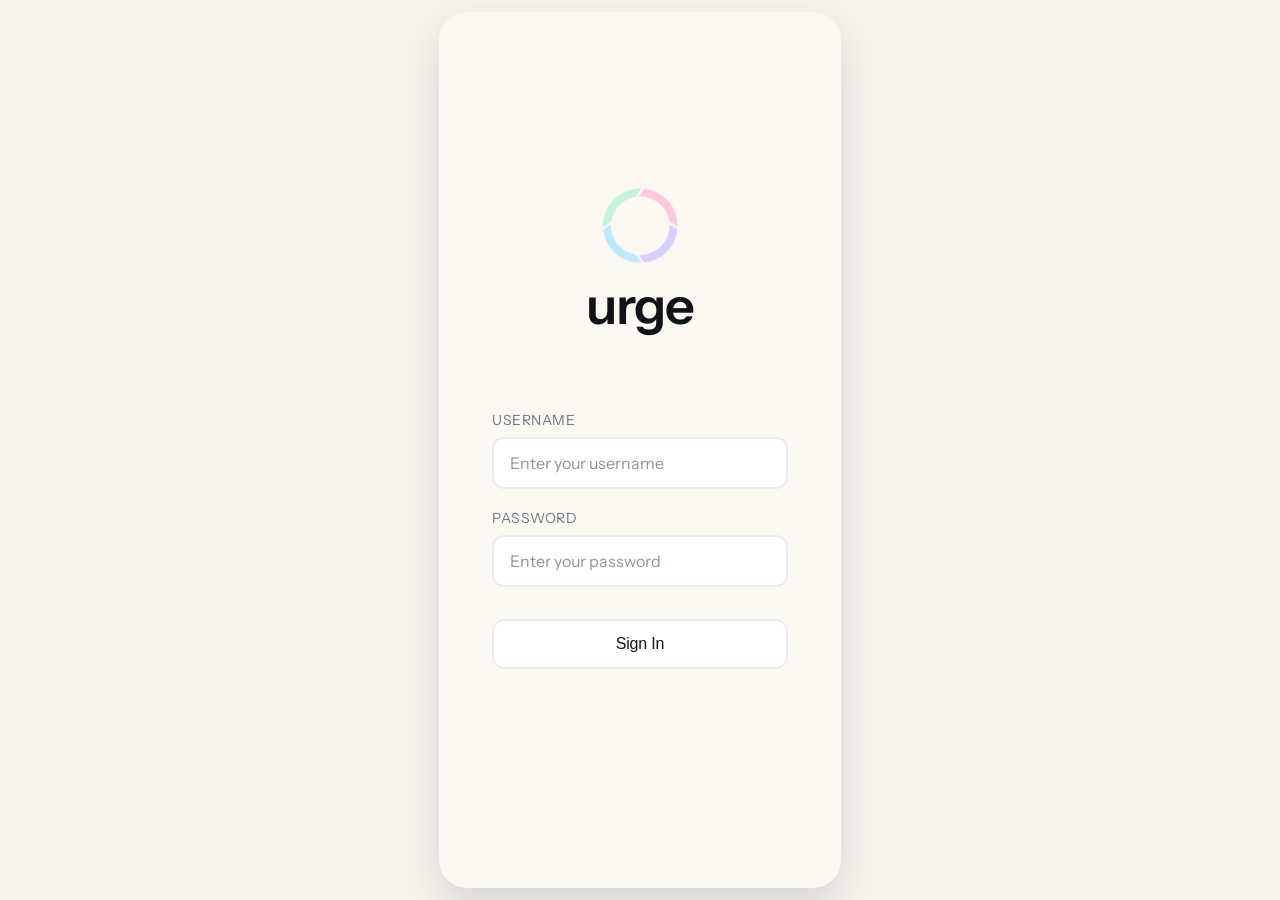
<file: index.html>
<!DOCTYPE html>
<html lang="en">
<head>
  <meta charset="UTF-8" />
  <meta name="viewport" content="width=device-width, initial-scale=1.0, viewport-fit=cover" />
  <title>Addiction Breaker</title>
  <meta name="apple-mobile-web-app-capable" content="yes" />
  <meta name="apple-mobile-web-app-status-bar-style" content="default" />
  <meta name="apple-mobile-web-app-title" content="urge" />
  <meta name="mobile-web-app-capable" content="yes" />
  <meta name="theme-color" content="#fbf8f2" />
  <link rel="apple-touch-icon" href="assets/app.png" />
  <link rel="icon" type="image/png" href="assets/app.png" />
  <link rel="manifest" href="manifest.webmanifest" />
  <link rel="stylesheet" href="styles.css?v=20260503q" />
</head>
<body class="home-body">
  <div class="app-frame home-frame">
    <main class="home-screen">
      <h1 class="home-title">Getting an urge?</h1>

      <section class="home-center">
        <button id="urge-button" class="urge-button home-urge-button" type="button" aria-label="Start urge timer">
          <span class="home-urge-shell" aria-hidden="true">
            <span class="home-urge-halo"></span>
            <span class="home-urge-core">
              <span class="home-urge-label">press</span>
            </span>
          </span>
        </button>
      </section>
    </main>

    <nav class="app-dock" aria-label="Bottom navigation">
      <a class="dock-link active" href="index.html" aria-current="page" aria-label="Home"><svg class="dock-icon-svg dock-home-icon" viewBox="0 0 44 44" aria-hidden="true"><path class="dock-home-roof" d="M12 22 L22 12 L32 22"></path><path class="dock-home-body" d="M16 21 V33 H28 V21"></path></svg></a>
      <a class="dock-link" href="page2.html" aria-label="Info">
        <svg class="dock-icon-svg" viewBox="0 0 44 44" aria-hidden="true">
          <rect x="11" y="9" width="22" height="26" rx="4"></rect>
          <line x1="22" y1="18" x2="22" y2="28"></line>
          <line x1="22" y1="14.5" x2="22" y2="14.5"></line>
        </svg>
      </a>
    </nav>
  </div>

  <script src="app.js?v=20260503q"></script>
</body>
</html>
</file>
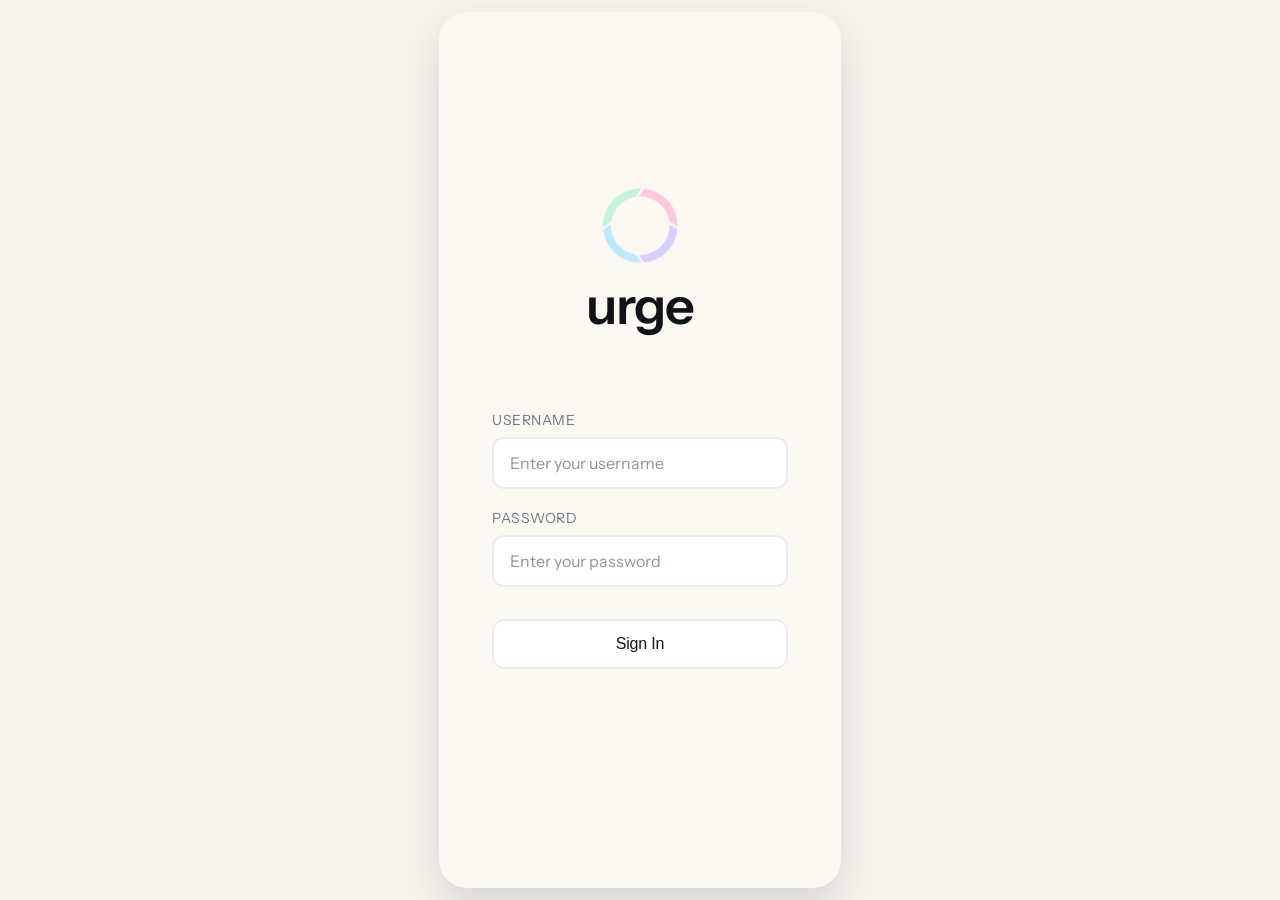
<file: login.html>
<!DOCTYPE html>
<html lang="en">
<head>
  <meta charset="UTF-8" />
  <meta name="viewport" content="width=device-width, initial-scale=1.0, viewport-fit=cover" />
  <title>Addiction Breaker - Sign In</title>
  <meta name="apple-mobile-web-app-capable" content="yes" />
  <meta name="apple-mobile-web-app-status-bar-style" content="default" />
  <meta name="apple-mobile-web-app-title" content="urge" />
  <meta name="mobile-web-app-capable" content="yes" />
  <meta name="theme-color" content="#fbf8f2" />
  <link rel="apple-touch-icon" href="assets/app.png" />
  <link rel="icon" type="image/png" href="assets/app.png" />
  <link rel="manifest" href="manifest.webmanifest" />
  <link rel="stylesheet" href="styles.css?v=20260503q" />
</head>
<body class="login-body">
  <div class="app-frame login-frame">
    <div class="login-container">
      <div class="login-brand">
        <img class="login-logo" src="assets/Untitled_Artwork%2080.png" alt="Urge logo" />
        <h1 class="login-title">urge</h1>
      </div>
      
      <form class="login-form" id="login-form">
        <div class="form-group">
          <label for="username" class="form-label">Username</label>
          <input 
            type="text" 
            id="username" 
            class="form-input" 
            placeholder="Enter your username"
            required
          />
        </div>

        <div class="form-group">
          <label for="password" class="form-label">Password</label>
          <input 
            type="password" 
            id="password" 
            class="form-input" 
            placeholder="Enter your password"
            required
          />
        </div>

        <button type="submit" class="login-btn">Sign In</button>
      </form>
    </div>
  </div>

  <script src="app.js?v=20260503q"></script>
</body>
</html>
</file>
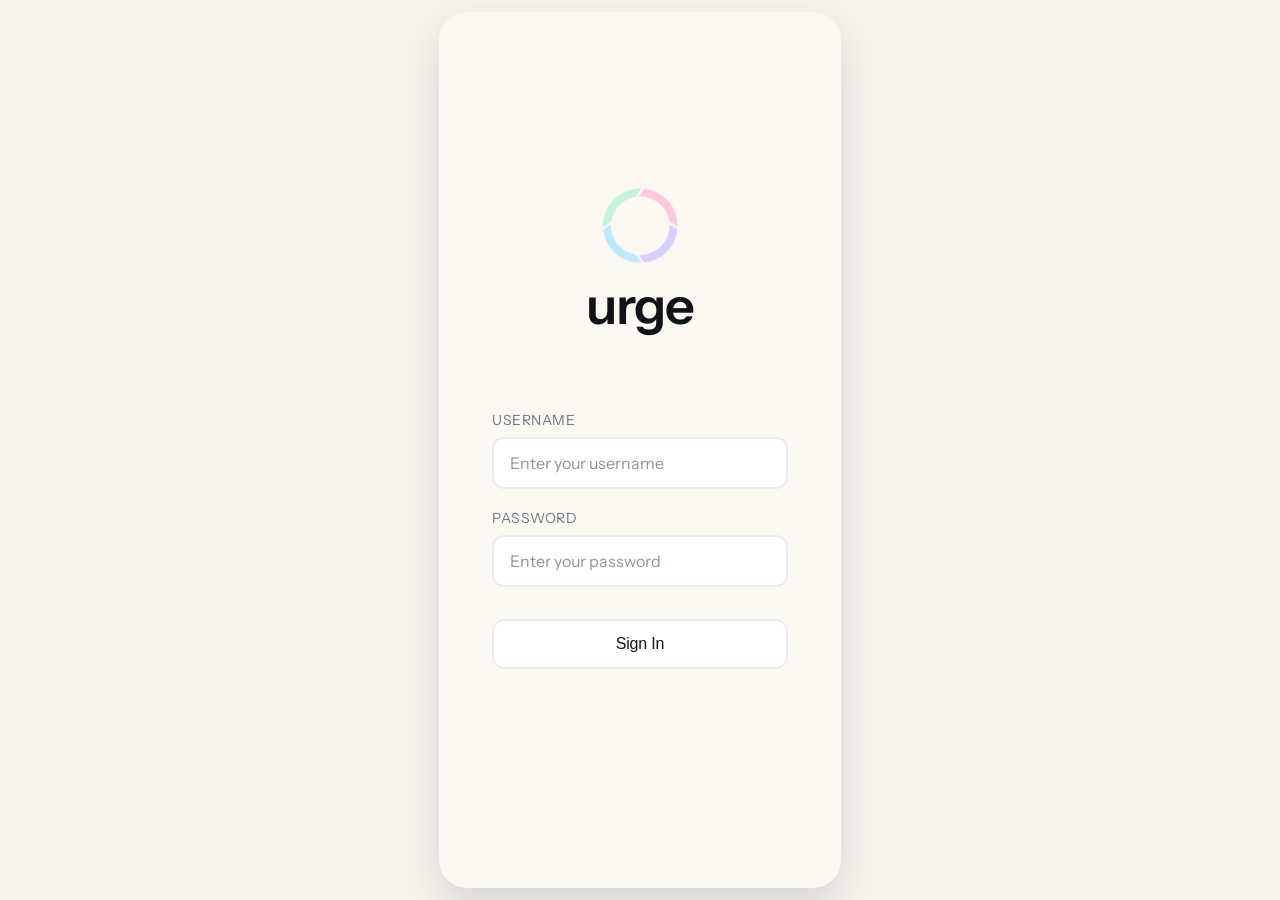
<file: lose.html>
<!DOCTYPE html>
<html lang="en">
<head>
  <meta charset="UTF-8" />
  <meta name="viewport" content="width=device-width, initial-scale=1.0, viewport-fit=cover" />
  <title>Addiction Breaker - Reset</title>
  <meta name="apple-mobile-web-app-capable" content="yes" />
  <meta name="apple-mobile-web-app-status-bar-style" content="default" />
  <meta name="apple-mobile-web-app-title" content="urge" />
  <meta name="mobile-web-app-capable" content="yes" />
  <meta name="theme-color" content="#fbf8f2" />
  <link rel="apple-touch-icon" href="assets/app.png" />
  <link rel="icon" type="image/png" href="assets/app.png" />
  <link rel="manifest" href="manifest.webmanifest" />
  <link rel="stylesheet" href="styles.css?v=20260503q" />
</head>
<body class="cooldown-body">
  <div class="app-frame cooldown-frame">
    <div class="ambient-bg ambient-bg-cool" aria-hidden="true">
      <span class="blob blob-a"></span>
      <span class="blob blob-b"></span>
      <span class="blob blob-c"></span>
      <span class="blob blob-d"></span>
    </div>

    <main class="cooldown-screen">
      <header class="cooldown-header">
        <p class="session-overline">Reset</p>
        <h1>Pause here</h1>
        <p class="cooldown-subtitle">Sit with it for a minute, then leave one honest note before moving on.</p>
      </header>

      <section class="session-orbit-panel cooldown-orbit-panel" aria-live="polite">
        <div class="session-orbit">
          <span class="session-wave session-wave-1 cooldown-wave cooldown-wave-1" aria-hidden="true"></span>
          <span class="session-wave session-wave-2 cooldown-wave cooldown-wave-2" aria-hidden="true"></span>
          <span class="session-wave session-wave-3 cooldown-wave cooldown-wave-3" aria-hidden="true"></span>
          <svg class="session-progress-ring cooldown-progress-ring" viewBox="0 0 220 220" aria-hidden="true">
            <circle class="session-progress-ring-track cooldown-progress-track" cx="110" cy="110" r="94"></circle>
            <circle id="cooldown-progress-value" class="session-progress-ring-value cooldown-progress-value" cx="110" cy="110" r="94"></circle>
          </svg>
          <div class="session-orb cooldown-orb">
            <p id="cooldown-timer" class="session-timer cooldown-timer sr-only">3:00</p>
          </div>
        </div>
      </section>

      <section class="session-card cooldown-card">
        <article class="cooldown-reflection-card">
          <div class="tracker-chip cooldown-chip" aria-hidden="true"></div>
          <p class="cooldown-label">Required reflection</p>
          <label class="sr-only" for="cooldown-reflection">What triggered this slip?</label>
          <textarea id="cooldown-reflection" class="cooldown-textarea" placeholder="What triggered this? What will you do differently next time?"></textarea>
        </article>
        <p id="cooldown-hint" class="cooldown-hint">The button unlocks when the timer ends and you leave a reflection.</p>
        <button id="cooldown-exit" class="action-btn cooldown-exit-btn" type="button" disabled>
          <span class="cooldown-exit-inner">Reset and continue</span>
        </button>
      </section>
    </main>
  </div>

  <script src="app.js?v=20260503q"></script>
</body>
</html>
</file>
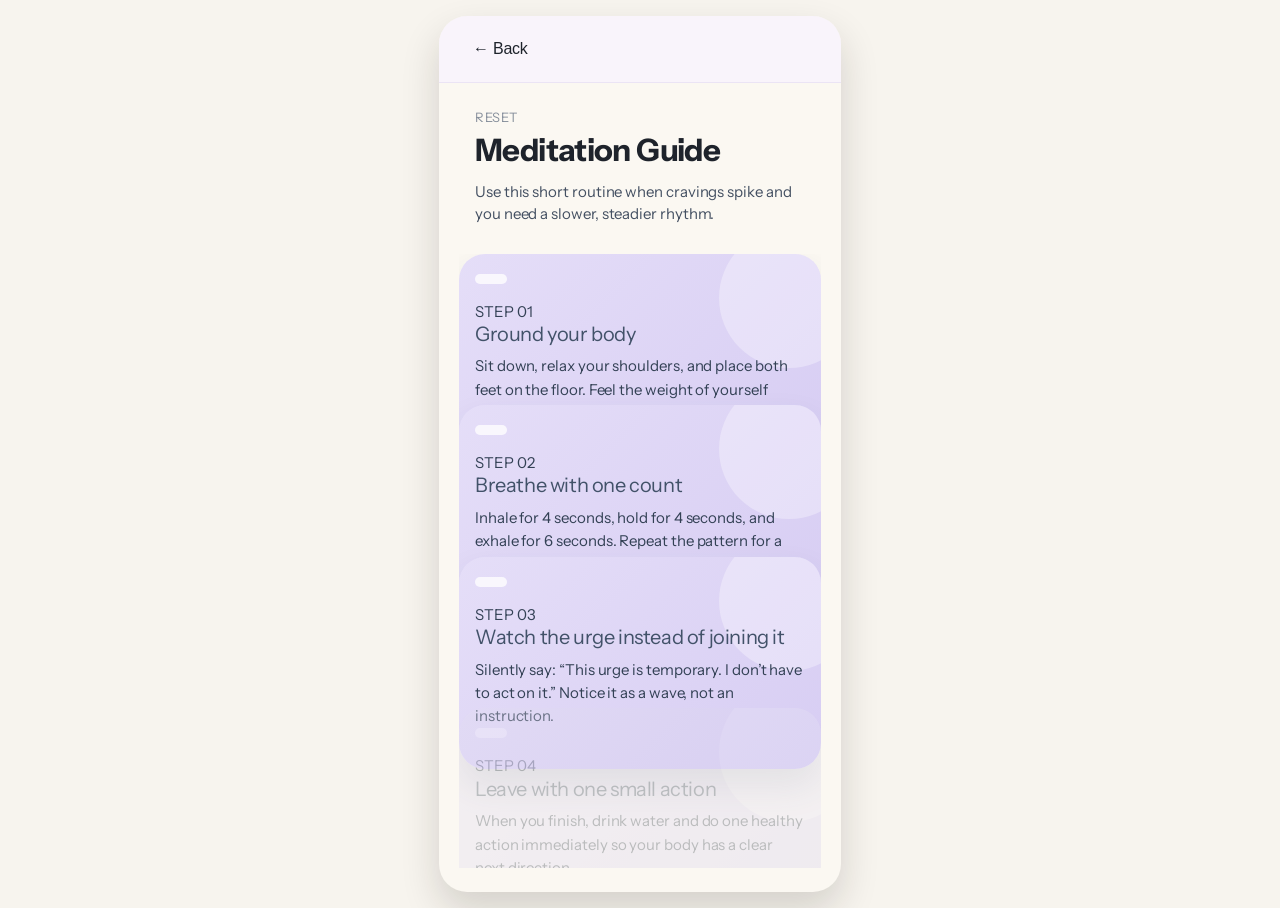
<file: meditation.html>
<!DOCTYPE html>
<html lang="en">
<head>
  <meta charset="UTF-8" />
  <meta name="viewport" content="width=device-width, initial-scale=1.0, viewport-fit=cover" />
  <title>Addiction Breaker - Meditation Guide</title>
  <meta name="apple-mobile-web-app-capable" content="yes" />
  <meta name="apple-mobile-web-app-status-bar-style" content="default" />
  <meta name="apple-mobile-web-app-title" content="urge" />
  <meta name="mobile-web-app-capable" content="yes" />
  <meta name="theme-color" content="#fbf8f2" />
  <link rel="apple-touch-icon" href="assets/app.png" />
  <link rel="icon" type="image/png" href="assets/app.png" />
  <link rel="manifest" href="manifest.webmanifest" />
  <link rel="stylesheet" href="styles.css?v=20260503q" />
</head>
<body class="meditation-body">
  <div class="app-frame">
    <header class="modal-header">
      <button id="back-btn" class="back-btn" aria-label="Go back">← Back</button>
    </header>

    <main class="screen support-screen support-screen-meditation">
      <header class="hero support-hero reveal-card is-visible">
        <p class="eyebrow">Reset</p>
        <h1>Meditation Guide</h1>
        <p class="subtitle">Use this short routine when cravings spike and you need a slower, steadier rhythm.</p>
      </header>

      <section class="support-panel support-panel-meditation reveal-card is-visible" aria-label="Meditation sequence">
        <div class="support-sequence">
          <article class="card support-sequence-card support-focus-card reveal-card" style="--reveal-delay: 0.04s;">
            <div class="tracker-chip support-chip" aria-hidden="true"></div>
            <p class="support-step-label">Step 01</p>
            <h2>Ground your body</h2>
            <p>Sit down, relax your shoulders, and place both feet on the floor. Feel the weight of yourself being held.</p>
          </article>

          <article class="card support-sequence-card support-focus-card reveal-card" style="--reveal-delay: 0.1s;">
            <div class="tracker-chip support-chip" aria-hidden="true"></div>
            <p class="support-step-label">Step 02</p>
            <h2>Breathe with one count</h2>
            <p>Inhale for 4 seconds, hold for 4 seconds, and exhale for 6 seconds. Repeat the pattern for a few rounds without rushing.</p>
          </article>

          <article class="card support-sequence-card support-focus-card reveal-card" style="--reveal-delay: 0.16s;">
            <div class="tracker-chip support-chip" aria-hidden="true"></div>
            <p class="support-step-label">Step 03</p>
            <h2>Watch the urge instead of joining it</h2>
            <p>Silently say: “This urge is temporary. I don’t have to act on it.” Notice it as a wave, not an instruction.</p>
          </article>

          <article class="card support-sequence-card support-focus-card reveal-card" style="--reveal-delay: 0.22s;">
            <div class="tracker-chip support-chip" aria-hidden="true"></div>
            <p class="support-step-label">Step 04</p>
            <h2>Leave with one small action</h2>
            <p>When you finish, drink water and do one healthy action immediately so your body has a clear next direction.</p>
          </article>
        </div>
      </section>
    </main>

    <nav class="app-dock modal-dock hidden" aria-label="Bottom navigation">
      <a class="dock-link" href="index.html" aria-label="Home"><svg class="dock-icon-svg dock-home-icon" viewBox="0 0 44 44" aria-hidden="true"><path class="dock-home-roof" d="M12 22 L22 12 L32 22"></path><path class="dock-home-body" d="M16 21 V33 H28 V21"></path></svg></a>
      <a class="dock-link" href="page2.html" aria-label="Info">
        <svg class="dock-icon-svg" viewBox="0 0 44 44" aria-hidden="true">
          <rect x="11" y="9" width="22" height="26" rx="4"></rect>
          <line x1="22" y1="18" x2="22" y2="28"></line>
          <line x1="22" y1="14.5" x2="22" y2="14.5"></line>
        </svg>
      </a>
    </nav>
  </div>

  <script src="app.js?v=20260503q"></script>
</body>
</html>
</file>
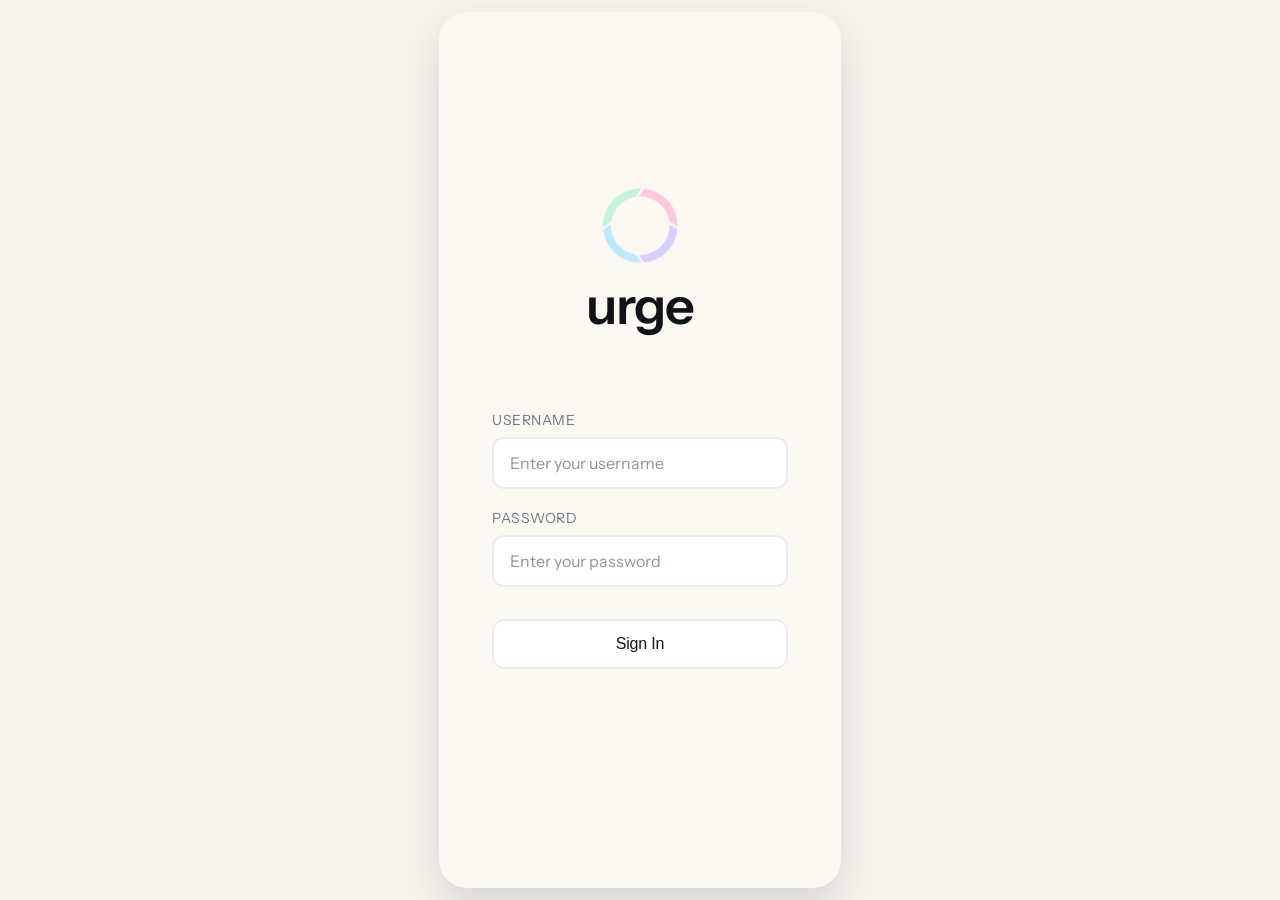
<file: page2.html>
<!DOCTYPE html>
<html lang="en">
<head>
  <meta charset="UTF-8" />
  <meta name="viewport" content="width=device-width, initial-scale=1.0, viewport-fit=cover" />
  <title>Addiction Breaker - Info</title>
  <meta name="apple-mobile-web-app-capable" content="yes" />
  <meta name="apple-mobile-web-app-status-bar-style" content="default" />
  <meta name="apple-mobile-web-app-title" content="urge" />
  <meta name="mobile-web-app-capable" content="yes" />
  <meta name="theme-color" content="#fbf8f2" />
  <link rel="apple-touch-icon" href="assets/app.png" />
  <link rel="icon" type="image/png" href="assets/app.png" />
  <link rel="manifest" href="manifest.webmanifest" />
  <link rel="stylesheet" href="styles.css?v=20260503q" />
</head>
<body class="info-body">
  <div class="app-frame">
    <main class="screen info-screen">
      <header class="hero">
        <p class="eyebrow">Your Progress</p>
        <h1>Info</h1>
        <p class="subtitle">Track your urge wins and learn from each attempt.</p>
      </header>

      <section class="card-grid info-card-grid">
        <article class="card tracker-card tracker-card-peach">
          <div class="tracker-chip" aria-hidden="true"></div>
          <h2>Wins</h2>
          <p id="stats-wins" class="big-stat">0</p>
        </article>

        <article class="card tracker-card tracker-card-blush">
          <div class="tracker-chip" aria-hidden="true"></div>
          <h2>Losses</h2>
          <p id="stats-losses" class="big-stat">0</p>
        </article>

        <article class="card tracker-card tracker-card-sky">
          <div class="tracker-chip" aria-hidden="true"></div>
          <h2>Current streak</h2>
          <p id="stats-streak" class="big-stat">0</p>
        </article>

        <article class="card tracker-card tracker-card-lilac">
          <div class="tracker-chip" aria-hidden="true"></div>
          <h2>Best streak</h2>
          <p id="stats-best" class="big-stat">0</p>
        </article>

        <article class="card tracker-card tracker-card-mint">
          <div class="tracker-chip" aria-hidden="true"></div>
          <h2>Total urge-free time</h2>
          <p id="stats-time" class="big-stat">0:00</p>
        </article>

        <article class="card tracker-card tracker-card-cream reflections-card">
          <div class="tracker-chip" aria-hidden="true"></div>
          <h2>Reflections</h2>
          <div id="stats-reflections" class="reflections-list">
            <p class="reflection-empty">Your recent notes will show up here.</p>
          </div>
        </article>
      </section>
    </main>

    <nav class="app-dock" aria-label="Bottom navigation">
      <a class="dock-link" href="index.html" aria-label="Home"><svg class="dock-icon-svg dock-home-icon" viewBox="0 0 44 44" aria-hidden="true"><path class="dock-home-roof" d="M12 22 L22 12 L32 22"></path><path class="dock-home-body" d="M16 21 V33 H28 V21"></path></svg></a>
      <a class="dock-link active" href="page2.html" aria-current="page" aria-label="Info">
        <svg class="dock-icon-svg" viewBox="0 0 44 44" aria-hidden="true">
          <rect x="11" y="9" width="22" height="26" rx="4"></rect>
          <line x1="22" y1="18" x2="22" y2="28"></line>
          <line x1="22" y1="14.5" x2="22" y2="14.5"></line>
        </svg>
      </a>
    </nav>
  </div>

  <script src="app.js?v=20260503q"></script>
</body>
</html>
</file>
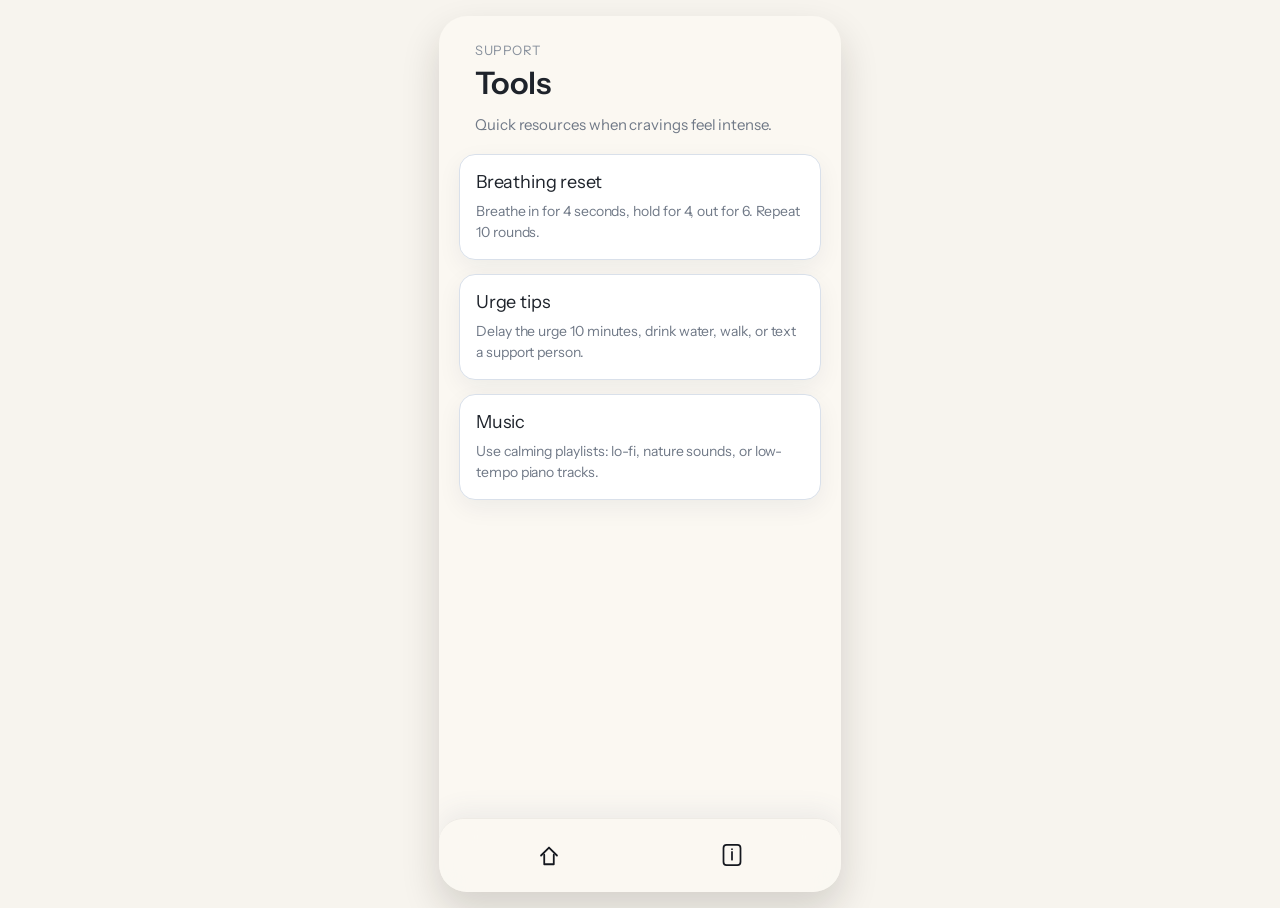
<file: page3.html>
<!DOCTYPE html>
<html lang="en">
<head>
  <meta charset="UTF-8" />
  <meta name="viewport" content="width=device-width, initial-scale=1.0, viewport-fit=cover" />
  <title>Addiction Breaker - Tools</title>
  <meta name="apple-mobile-web-app-capable" content="yes" />
  <meta name="apple-mobile-web-app-status-bar-style" content="default" />
  <meta name="apple-mobile-web-app-title" content="urge" />
  <meta name="mobile-web-app-capable" content="yes" />
  <meta name="theme-color" content="#fbf8f2" />
  <link rel="apple-touch-icon" href="assets/app.png" />
  <link rel="icon" type="image/png" href="assets/app.png" />
  <link rel="manifest" href="manifest.webmanifest" />
  <link rel="stylesheet" href="styles.css?v=20260503q" />
</head>
<body>
  <div class="app-frame">
    <main class="screen">
      <header class="hero">
        <p class="eyebrow">Support</p>
        <h1>Tools</h1>
        <p class="subtitle">Quick resources when cravings feel intense.</p>
      </header>

      <section class="card-grid">
        <article class="card">
          <h2>Breathing reset</h2>
          <p>Breathe in for 4 seconds, hold for 4, out for 6. Repeat 10 rounds.</p>
        </article>

        <article class="card">
          <h2>Urge tips</h2>
          <p>Delay the urge 10 minutes, drink water, walk, or text a support person.</p>
        </article>

        <article class="card">
          <h2>Music</h2>
          <p>Use calming playlists: lo-fi, nature sounds, or low-tempo piano tracks.</p>
        </article>
      </section>
    </main>

    <nav class="app-dock" aria-label="Bottom navigation">
      <a class="dock-link" href="index.html" aria-label="Home"><svg class="dock-icon-svg dock-home-icon" viewBox="0 0 44 44" aria-hidden="true"><path class="dock-home-roof" d="M12 22 L22 12 L32 22"></path><path class="dock-home-body" d="M16 21 V33 H28 V21"></path></svg></a>
      <a class="dock-link" href="page2.html" aria-label="Info">
        <svg class="dock-icon-svg" viewBox="0 0 44 44" aria-hidden="true">
          <rect x="11" y="9" width="22" height="26" rx="4"></rect>
          <line x1="22" y1="18" x2="22" y2="28"></line>
          <line x1="22" y1="14.5" x2="22" y2="14.5"></line>
        </svg>
      </a>
    </nav>
  </div>

  <script src="app.js?v=20260503q"></script>
</body>
</html>
</file>
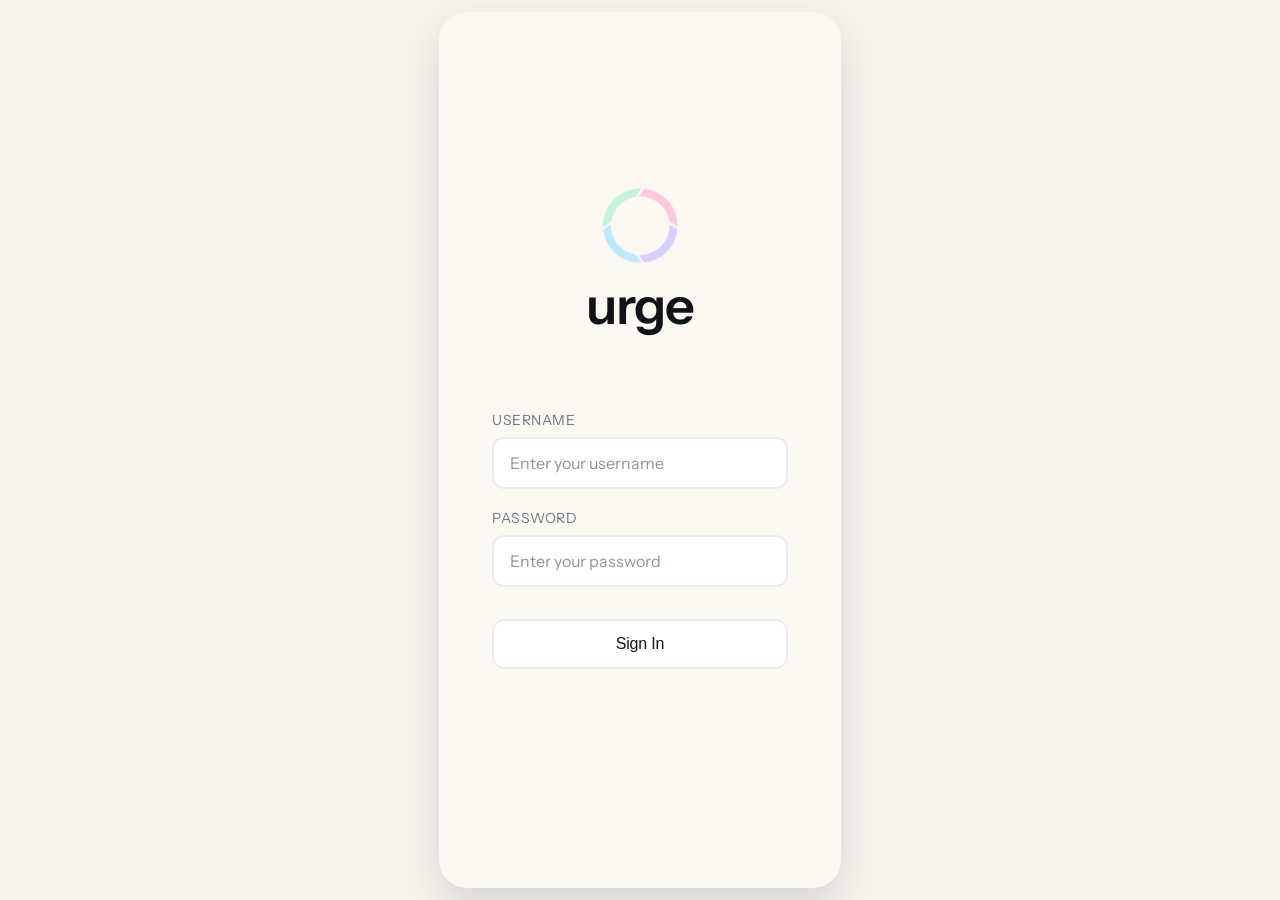
<file: session.html>
<!DOCTYPE html>
<html lang="en">
<head>
  <meta charset="UTF-8" />
  <meta name="viewport" content="width=device-width, initial-scale=1.0, viewport-fit=cover" />
  <title>Addiction Breaker - Session</title>
  <meta name="apple-mobile-web-app-capable" content="yes" />
  <meta name="apple-mobile-web-app-status-bar-style" content="default" />
  <meta name="apple-mobile-web-app-title" content="urge" />
  <meta name="mobile-web-app-capable" content="yes" />
  <meta name="theme-color" content="#fbf8f2" />
  <link rel="apple-touch-icon" href="assets/app.png" />
  <link rel="icon" type="image/png" href="assets/app.png" />
  <link rel="manifest" href="manifest.webmanifest" />
  <link rel="stylesheet" href="styles.css?v=20260503q" />
</head>
<body class="session-body">
  <div class="app-frame session-frame">
    <div class="ambient-bg">
      <span class="blob blob-a"></span>
      <span class="blob blob-b"></span>
      <span class="blob blob-c"></span>
      <span class="blob blob-d"></span>
    </div>

    <main class="session-screen">
      <header class="session-header">
        <p class="session-overline">Stay Present</p>
        <h1>Ride the urge</h1>
      </header>

      <section class="session-orbit-panel" aria-live="polite">
        <div class="session-orbit">
          <span class="session-wave session-wave-1" aria-hidden="true"></span>
          <span class="session-wave session-wave-2" aria-hidden="true"></span>
          <span class="session-wave session-wave-3" aria-hidden="true"></span>
          <span class="session-wave session-wave-4" aria-hidden="true"></span>
          <svg class="session-progress-ring" viewBox="0 0 220 220" aria-hidden="true">
            <circle class="session-progress-ring-track" cx="110" cy="110" r="94"></circle>
            <circle id="session-progress-value" class="session-progress-ring-value" cx="110" cy="110" r="94"></circle>
          </svg>
          <div class="session-orb">
            <p id="timer-display" class="session-timer sr-only">3:00</p>
          </div>
        </div>
      </section>

      <section class="session-card">
        <p id="support-text" class="support-text session-support-text">You are safe. Let the urge pass through.</p>
        <div class="support-actions">
          <div class="support-action-dock" aria-label="Session tools">
            <button id="music-btn" class="support-tool-btn support-action-tile" type="button" aria-label="Calming Music">
              <svg class="support-action-icon" viewBox="0 0 24 24" aria-hidden="true">
                <path d="M9 18V7.8l8-1.8V16"></path>
                <circle cx="7.5" cy="18" r="2.5"></circle>
                <circle cx="15.5" cy="16" r="2.5"></circle>
              </svg>
            </button>
            <button id="tips-btn" class="support-tool-btn support-action-tile" type="button" aria-label="Urge Tips">
              <svg class="support-action-icon" viewBox="0 0 24 24" aria-hidden="true">
                <rect x="5" y="4.5" width="14" height="15" rx="3"></rect>
                <line x1="8.5" y1="9" x2="15.5" y2="9"></line>
                <line x1="8.5" y1="12.5" x2="15.5" y2="12.5"></line>
                <line x1="8.5" y1="16" x2="13" y2="16"></line>
              </svg>
            </button>
            <button id="meditation-btn" class="support-tool-btn support-action-tile" type="button" aria-label="Meditation">
              <svg class="support-action-icon" viewBox="0 0 24 24" aria-hidden="true">
                <path d="M12 5.5c1.8 1.4 3 3.2 3 5.2 0 2.7-2.1 4.8-4.8 4.8S5.5 13.4 5.5 10.7c0-2 1.2-3.8 3-5.2"></path>
                <path d="M12 8.5v3.2"></path>
                <path d="M8 18.5c1.1-.8 2.4-1.2 4-1.2s2.9.4 4 1.2"></path>
              </svg>
            </button>
          </div>
        </div>
      </section>
    </main>

    <section id="result-overlay" class="overlay hidden">
      <div class="overlay-card result-popup">
        <p class="result-kicker">Check in</p>
        <h2>How did it go?</h2>
        <p>Choose the result below.</p>
        <div class="overlay-actions">
          <button id="win-btn" class="action-btn success-btn" type="button">I did it</button>
          <button id="lose-btn" class="action-btn loss-btn" type="button">I slipped</button>
        </div>
      </div>
    </section>

    <nav id="session-nav" class="app-dock hidden" aria-label="Bottom navigation">
      <a class="dock-link" href="index.html" aria-label="Home"><svg class="dock-icon-svg dock-home-icon" viewBox="0 0 44 44" aria-hidden="true"><path class="dock-home-roof" d="M12 22 L22 12 L32 22"></path><path class="dock-home-body" d="M16 21 V33 H28 V21"></path></svg></a>
      <a class="dock-link" href="page2.html" aria-label="Info">
        <svg class="dock-icon-svg" viewBox="0 0 44 44" aria-hidden="true">
          <rect x="11" y="9" width="22" height="26" rx="4"></rect>
          <line x1="22" y1="18" x2="22" y2="28"></line>
          <line x1="22" y1="14.5" x2="22" y2="14.5"></line>
        </svg>
      </a>
    </nav>
  </div>

  <script src="app.js?v=20260503q"></script>
</body>
</html>
</file>
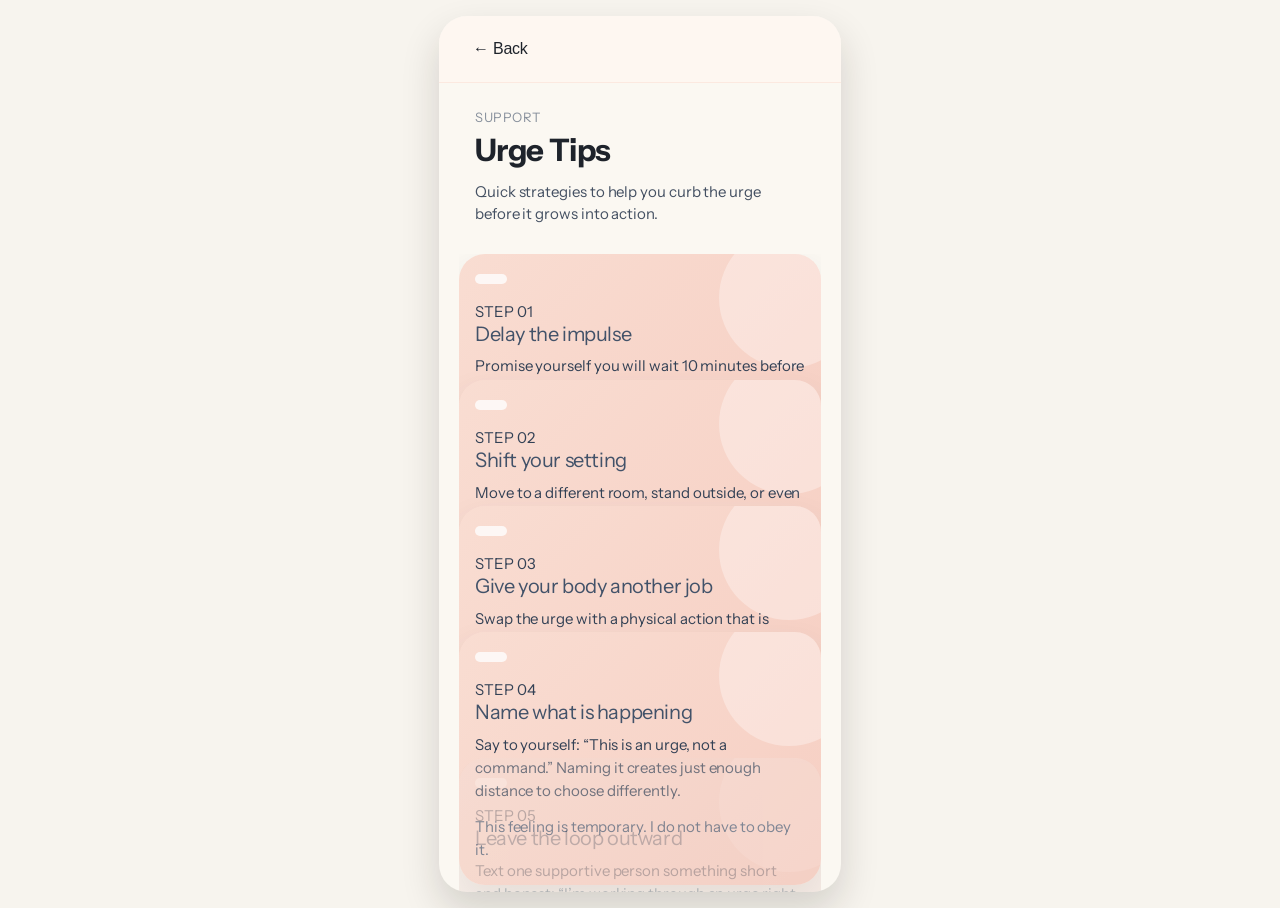
<file: tips.html>
<!DOCTYPE html>
<html lang="en">
<head>
  <meta charset="UTF-8" />
  <meta name="viewport" content="width=device-width, initial-scale=1.0, viewport-fit=cover" />
  <title>Addiction Breaker - Urge Tips</title>
  <meta name="apple-mobile-web-app-capable" content="yes" />
  <meta name="apple-mobile-web-app-status-bar-style" content="default" />
  <meta name="apple-mobile-web-app-title" content="urge" />
  <meta name="mobile-web-app-capable" content="yes" />
  <meta name="theme-color" content="#fbf8f2" />
  <link rel="apple-touch-icon" href="assets/app.png" />
  <link rel="icon" type="image/png" href="assets/app.png" />
  <link rel="manifest" href="manifest.webmanifest" />
  <link rel="stylesheet" href="styles.css?v=20260503q" />
</head>
<body class="tips-body">
  <div class="app-frame">
    <header class="modal-header">
      <button id="back-btn" class="back-btn" aria-label="Go back">← Back</button>
    </header>

    <main class="screen support-screen support-screen-tips">
      <header class="hero support-hero reveal-card is-visible">
        <p class="eyebrow">Support</p>
        <h1>Urge Tips</h1>
        <p class="subtitle">Quick strategies to help you curb the urge before it grows into action.</p>
      </header>

      <section class="support-panel reveal-card is-visible" aria-label="Urge tips guide">
        <div class="support-flow-line" aria-hidden="true"></div>

        <article class="card support-story-card support-focus-card reveal-card" style="--reveal-delay: 0.04s;">
          <div class="tracker-chip support-chip" aria-hidden="true"></div>
          <p class="support-step-label">Step 01</p>
          <h2>Delay the impulse</h2>
          <p>Promise yourself you will wait 10 minutes before deciding anything. Most urges soften when you stop feeding them instantly.</p>
          <p class="support-note">Try: set a short timer and tell yourself, “I can revisit this in ten.”</p>
        </article>

        <article class="card support-story-card support-focus-card reveal-card" style="--reveal-delay: 0.1s;">
          <div class="tracker-chip support-chip" aria-hidden="true"></div>
          <p class="support-step-label">Step 02</p>
          <h2>Shift your setting</h2>
          <p>Move to a different room, stand outside, or even change chairs. A tiny environmental break can interrupt the loop.</p>
          <ul class="support-inline-list" aria-label="Environment resets">
            <li>Open a window</li>
            <li>Walk to the kitchen</li>
            <li>Step outside for one minute</li>
          </ul>
        </article>

        <article class="card support-story-card support-focus-card reveal-card" style="--reveal-delay: 0.16s;">
          <div class="tracker-chip support-chip" aria-hidden="true"></div>
          <p class="support-step-label">Step 03</p>
          <h2>Give your body another job</h2>
          <p>Swap the urge with a physical action that is simple and grounding: water, stretching, gum, or cool water on your face.</p>
          <div class="support-tag-row" aria-label="Replacement actions">
            <span class="support-tag">Drink water</span>
            <span class="support-tag">Stretch</span>
            <span class="support-tag">Wash face</span>
          </div>
        </article>

        <article class="card support-story-card support-focus-card reveal-card" style="--reveal-delay: 0.22s;">
          <div class="tracker-chip support-chip" aria-hidden="true"></div>
          <p class="support-step-label">Step 04</p>
          <h2>Name what is happening</h2>
          <p>Say to yourself: “This is an urge, not a command.” Naming it creates just enough distance to choose differently.</p>
          <blockquote class="support-quote">This feeling is temporary. I do not have to obey it.</blockquote>
        </article>

        <article class="card support-story-card support-focus-card reveal-card" style="--reveal-delay: 0.28s;">
          <div class="tracker-chip support-chip" aria-hidden="true"></div>
          <p class="support-step-label">Step 05</p>
          <h2>Leave the loop outward</h2>
          <p>Text one supportive person something short and honest: “I’m working through an urge right now.” Connection changes the energy fast.</p>
          <p class="support-note">You do not need a perfect message. You just need contact.</p>
        </article>
      </section>
    </main>

    <nav class="app-dock modal-dock hidden" aria-label="Bottom navigation">
      <a class="dock-link" href="index.html" aria-label="Home"><svg class="dock-icon-svg dock-home-icon" viewBox="0 0 44 44" aria-hidden="true"><path class="dock-home-roof" d="M12 22 L22 12 L32 22"></path><path class="dock-home-body" d="M16 21 V33 H28 V21"></path></svg></a>
      <a class="dock-link" href="page2.html" aria-label="Info">
        <svg class="dock-icon-svg" viewBox="0 0 44 44" aria-hidden="true">
          <rect x="11" y="9" width="22" height="26" rx="4"></rect>
          <line x1="22" y1="18" x2="22" y2="28"></line>
          <line x1="22" y1="14.5" x2="22" y2="14.5"></line>
        </svg>
      </a>
    </nav>
  </div>

  <script src="app.js?v=20260503q"></script>
</body>
</html>
</file>
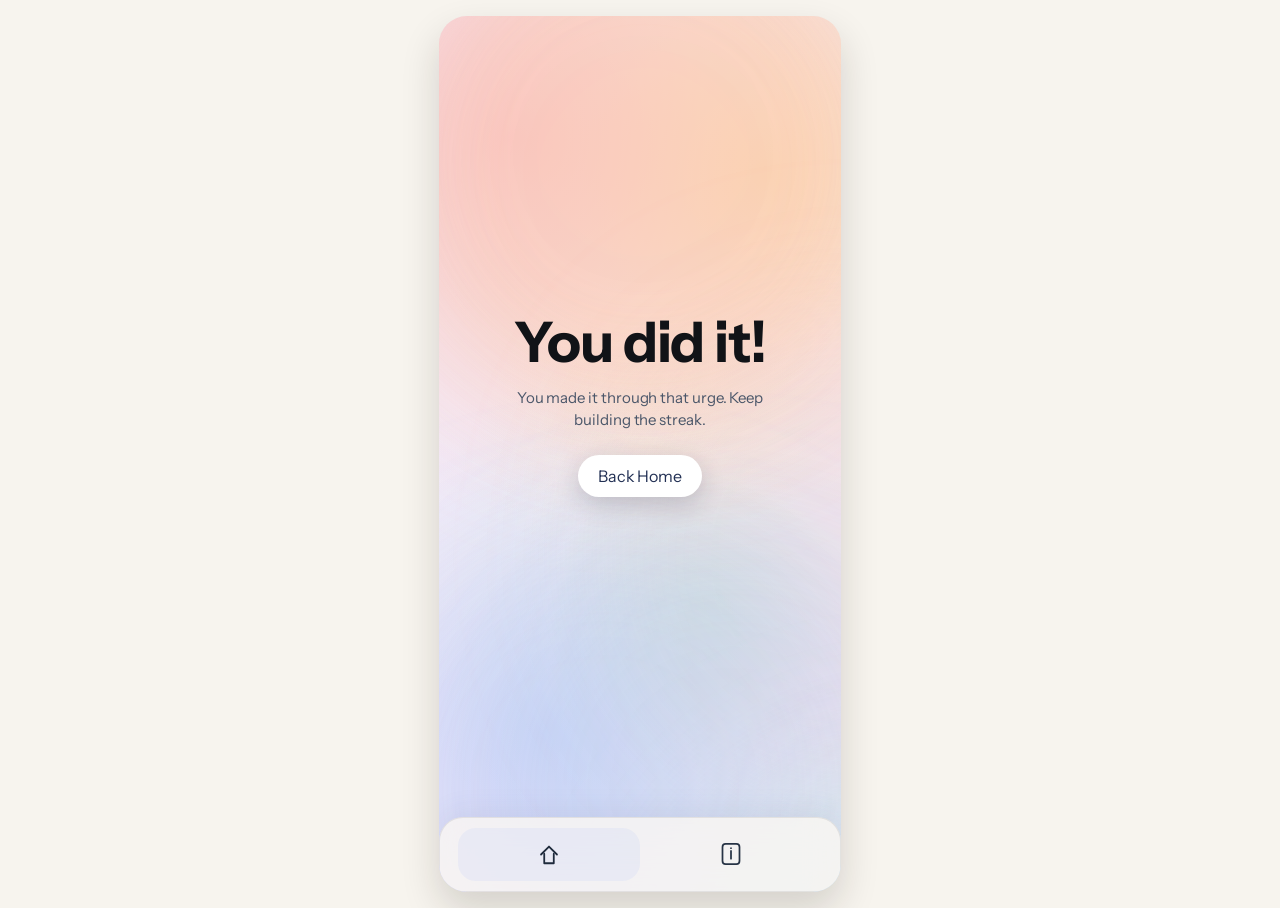
<file: win.html>
<!DOCTYPE html>
<html lang="en">
<head>
  <meta charset="UTF-8" />
  <meta name="viewport" content="width=device-width, initial-scale=1.0, viewport-fit=cover" />
  <title>Addiction Breaker - You Did It</title>
  <meta name="apple-mobile-web-app-capable" content="yes" />
  <meta name="apple-mobile-web-app-status-bar-style" content="default" />
  <meta name="apple-mobile-web-app-title" content="urge" />
  <meta name="mobile-web-app-capable" content="yes" />
  <meta name="theme-color" content="#fbf8f2" />
  <link rel="apple-touch-icon" href="assets/app.png" />
  <link rel="icon" type="image/png" href="assets/app.png" />
  <link rel="manifest" href="manifest.webmanifest" />
  <link rel="stylesheet" href="styles.css?v=20260503q" />
</head>
<body class="result-body win-body">
  <div class="app-frame result-frame win-frame">
    <div class="celebration-layer" aria-hidden="true">
      <span class="celebration-blob celebration-blob-1"></span>
      <span class="celebration-blob celebration-blob-2"></span>
      <span class="celebration-blob celebration-blob-3"></span>
      <span class="celebration-blob celebration-blob-4"></span>
      <span class="celebration-blob celebration-blob-5"></span>
      <span class="celebration-blob celebration-blob-6"></span>
    </div>

    <main class="result-screen">
      <h1 class="result-title">You did it!</h1>
      <p class="result-subtitle">You made it through that urge. Keep building the streak.</p>
      <a class="result-home-btn" href="index.html">Back Home</a>
    </main>

    <nav class="app-dock" aria-label="Bottom navigation">
      <a class="dock-link active" href="index.html" aria-current="page" aria-label="Home"><svg class="dock-icon-svg dock-home-icon" viewBox="0 0 44 44" aria-hidden="true"><path class="dock-home-roof" d="M12 22 L22 12 L32 22"></path><path class="dock-home-body" d="M16 21 V33 H28 V21"></path></svg></a>
      <a class="dock-link" href="page2.html" aria-label="Info">
        <svg class="dock-icon-svg" viewBox="0 0 44 44" aria-hidden="true">
          <rect x="11" y="9" width="22" height="26" rx="4"></rect>
          <line x1="22" y1="18" x2="22" y2="28"></line>
          <line x1="22" y1="14.5" x2="22" y2="14.5"></line>
        </svg>
      </a>
    </nav>
  </div>
</body>
</html>
</file>
<file: styles.css>
@import url("https://fonts.googleapis.com/css2?family=Instrument+Sans:wght@400;500;600;700;800;900&display=swap");

:root {
  --bg: #f7f8fb;
  --surface: #ffffff;
  --text: #1e232b;
  --muted: #677284;
  --primary: #3568e8;
  --primary-soft: #e7eeff;
  --danger: #db2e2e;
  --danger-soft: #ffe7e7;
  --border: #d9e0ea;
  --frame-width: 402px;
  --frame-height: 876px;
  --dock-height: 96px;
  --safe-bottom: env(safe-area-inset-bottom, 0px);
  --page-gutter: 20px;
  --content-rail: 22px;
  --card-inner-gutter: 16px;
  --font-ui: "Instrument Sans", Inter, -apple-system, BlinkMacSystemFont, "Segoe UI", Roboto, sans-serif;
  --number-font: "GT Mekanik", "GT-Mekanik", "Grilli Type GT Mekanik", "GT America Mono", "Avenir Next Condensed", Inter, sans-serif;
  --toolbar-shadow: 0 -8px 24px rgba(73, 87, 128, 0.08);
  --weight-body: 400;
  --weight-label: 400;
  --weight-heading: 600;
  --weight-heading-strong: 700;
  --tracking-tight: -0.015em;
  --tracking-heading: -0.02em;
  --tracking-label: 0.04em;
}

@font-face {
  font-family: "GT Mekanik";
  src: local("GT Mekanik"), local("GT-Mekanik"), local("Grilli Type GT Mekanik");
  font-display: swap;
}

* {
  box-sizing: border-box;
}

html,
body {
  width: 100%;
  max-width: 100%;
  min-height: 100%;
  overflow-x: hidden;
  overflow-y: hidden;
  overscroll-behavior: none;
}

body {
  margin: 0;
  font-family: var(--font-ui);
  font-weight: var(--weight-body);
  letter-spacing: -0.005em;
  color: var(--text);
  background: #f7f4ee;
  min-height: 100vh;
  min-height: 100dvh;
  display: grid;
  place-items: center;
  padding: 16px;
}

.app-frame {
  width: min(var(--frame-width), 100%);
  height: min(var(--frame-height), 100vh);
  height: min(var(--frame-height), 100dvh);
  max-width: 100%;
  max-height: 100%;
  border-radius: 28px;
  background: #fbf8f2;
  position: relative;
  overflow: hidden;
  box-shadow: 0 18px 38px rgba(33, 22, 18, 0.16);
}

.home-body,
.info-body,
.login-body {
  background: #f7f4ee;
  color: #121417;
  text-shadow: none;
}

.home-body .app-frame,
.info-body .app-frame,
.login-body .app-frame {
  background: #fbf8f2;
}

.home-body .app-dock,
.login-body .app-dock,
.info-body .app-dock,
.session-body .app-dock,
.result-body .app-dock {
  background: rgba(251, 248, 242, 0.78);
  border: 1px solid rgba(18, 20, 23, 0.08);
  box-shadow: var(--toolbar-shadow);
  backdrop-filter: blur(16px);
}

.home-body .dock-link,
.login-body .dock-link,
.info-body .dock-link,
.session-body .dock-link,
.result-body .dock-link {
  color: #263345;
}

.home-body .dock-link:hover,
.login-body .dock-link:hover,
.info-body .dock-link:hover,
.session-body .dock-link:hover,
.result-body .dock-link:hover {
  background: rgba(184, 200, 245, 0.22);
  color: #1f2b3c;
}

.home-body .dock-link.active,
.login-body .dock-link.active,
.info-body .dock-link.active,
.session-body .dock-link.active,
.result-body .dock-link.active {
  color: #1f2b3c;
}

.home-frame {
  background: none;
}

.home-screen {
  position: relative;
  z-index: 2;
  height: 100%;
  width: 100%;
  margin: 0 auto;
  padding: 0 calc(var(--page-gutter) + 8px) calc(var(--dock-height) + var(--safe-bottom) + 24px);
  display: block;
}

.home-title {
  position: absolute;
  top: 122px;
  left: 50%;
  transform: translateX(-50%);
  margin: 0;
  text-align: center;
  font-size: 20px;
  line-height: 1;
  font-weight: var(--weight-label);
  letter-spacing: var(--tracking-tight);
  max-width: none;
  white-space: nowrap;
  color: #111317;
  text-shadow: none;
}

.home-center {
  position: absolute;
  top: 404px;
  left: 50%;
  transform: translate(-50%, -50%);
  padding: 8px;
}

.home-urge-button,
.urge-button {
  position: relative;
  width: 228px;
  height: 228px;
  border-radius: 999px;
  border: 0;
  background: transparent;
  display: grid;
  place-items: center;
  cursor: pointer;
  padding: 0;
}

.home-urge-button::before,
.urge-button::before,
.home-urge-button::after,
.urge-button::after {
  display: none;
}

.home-urge-shell {
  position: relative;
  width: 100%;
  height: 100%;
  display: grid;
  place-items: center;
  border-radius: 999px;
  background: transparent;
  box-shadow: none;
}

.home-urge-halo {
  position: absolute;
  inset: 0;
  border-radius: 999px;
  background: rgba(182, 199, 245, 0.18);
}

.home-urge-core {
  position: relative;
  width: 164px;
  height: 164px;
  border-radius: 999px;
  background: #b8c8f5;
  box-shadow: none;
  display: grid;
  place-items: center;
}

.home-subtitle {
  margin: 0;
  font-size: clamp(36px, 8vw, 62px);
  font-weight: var(--weight-heading-strong);
  letter-spacing: var(--tracking-heading);
  line-height: 1.08;
  text-align: center;
  color: #111317;
  text-shadow: none;
}

.home-urge-label {
  color: #ffffff;
  font-size: 20px;
  line-height: 1;
  font-weight: var(--weight-body);
  letter-spacing: 0;
  text-transform: lowercase;
}

.screen {
  position: relative;
  z-index: 2;
  height: 100%;
  padding: 26px var(--page-gutter) calc(var(--dock-height) + var(--safe-bottom) + 12px);
  overflow-y: auto;
  overflow-x: hidden;
  -webkit-overflow-scrolling: touch;
}

.modal-header {
  padding: 16px var(--content-rail);
  display: flex;
  align-items: center;
  border-bottom: 1px solid var(--border);
}

.back-btn {
  background: none;
  border: none;
  font-size: 16px;
  font-weight: var(--weight-label);
  letter-spacing: var(--tracking-tight);
  color: var(--text);
  cursor: pointer;
  padding: 8px 12px;
  border-radius: 8px;
  transition: background-color 0.2s ease;
}

.back-btn:hover {
  background-color: var(--primary-soft);
  color: var(--primary);
}

.hero {
  margin-bottom: 18px;
  padding-inline: var(--card-inner-gutter);
}

.info-screen .hero {
  margin-bottom: 22px;
}

.eyebrow {
  margin: 0 0 8px;
  font-size: 13px;
  letter-spacing: var(--tracking-label);
  text-transform: uppercase;
  color: #7b8593;
  font-weight: var(--weight-label);
  opacity: 0.9;
}

h1 {
  margin: 0;
  font-size: 31px;
  line-height: 1.15;
  font-weight: var(--weight-heading);
  letter-spacing: var(--tracking-heading);
}

.subtitle {
  margin: 12px 0 0;
  font-size: 15px;
  line-height: 1.5;
  color: #707987;
  font-weight: var(--weight-body);
  letter-spacing: -0.005em;
}

.card-grid {
  display: grid;
  gap: 14px;
}

.info-screen .card-grid,
.info-card-grid {
  gap: 16px;
}

.card {
  background: var(--surface);
  border: 1px solid var(--border);
  border-radius: 16px;
  padding: 16px var(--card-inner-gutter);
  box-shadow: 0 8px 24px rgba(16, 33, 68, 0.06);
}

.info-body .hero h1,
.info-body .eyebrow,
.info-body .subtitle {
  color: #111317;
  text-shadow: none;
}

.info-body .subtitle {
  color: #3f4956;
}

.info-body .card {
  border: 0;
  box-shadow: 0 12px 26px rgba(42, 63, 94, 0.08);
  backdrop-filter: none;
}

.tracker-card {
  position: relative;
  overflow: hidden;
  min-height: 120px;
  border-radius: 24px;
  padding: 18px var(--card-inner-gutter) 20px;
}

.tracker-chip {
  width: 32px;
  height: 10px;
  border-radius: 999px;
  background: rgba(255, 255, 255, 0.78);
  margin-bottom: 18px;
}

.tracker-card h2,
.tracker-card p {
  position: relative;
  z-index: 1;
}

.tracker-card h2 {
  color: #516074;
  text-shadow: none;
  font-weight: var(--weight-label);
  letter-spacing: -0.01em;
}

.tracker-card p {
  color: #1f2b3c;
  font-weight: var(--weight-body);
}

.tracker-card::after {
  content: "";
  position: absolute;
  width: 120px;
  height: 120px;
  border-radius: 999px;
  right: -34px;
  top: -24px;
  background: rgba(255, 255, 255, 0.36);
}

.tracker-card-peach {
  background: linear-gradient(135deg, #f8d8d0 0%, #f5c8c5 100%);
}

.tracker-card-blush {
  background: linear-gradient(135deg, #f3d9e4 0%, #eec6d6 100%);
}

.tracker-card-sky {
  background: linear-gradient(135deg, #d3ebf8 0%, #bcdff3 100%);
}

.tracker-card-lilac {
  background: linear-gradient(135deg, #ddd8f4 0%, #cbc3ee 100%);
}

.tracker-card-mint {
  background: linear-gradient(135deg, #d5f0e3 0%, #c1e8d7 100%);
}

.tracker-card-cream {
  background: linear-gradient(135deg, #f6ede6 0%, #f1e7de 100%);
}

.reflections-card {
  min-height: 0;
}

.reflections-list {
  position: relative;
  z-index: 1;
  display: grid;
  gap: 10px;
  margin-top: 10px;
}

.reflection-item,
.reflection-empty {
  margin: 0;
  color: #243042;
  font-size: 14px;
  line-height: 1.5;
  letter-spacing: -0.005em;
}

.reflection-item {
  padding: 10px 12px;
  border-radius: 16px;
  background: rgba(255, 255, 255, 0.52);
}

.reflection-empty {
  color: #5b6676;
}

.center-stack {
  display: flex;
  justify-content: center;
  margin: 24px 0;
}

.urge-button:disabled {
  opacity: 0.5;
  cursor: not-allowed;
}

.panel-title {
  margin: 0 0 10px;
  font-size: 20px;
  font-weight: var(--weight-heading);
  letter-spacing: var(--tracking-tight);
}

.timer-display {
  margin: 0 0 14px;
  text-align: center;
  font-size: 56px;
  font-weight: 500;
  letter-spacing: -0.02em;
  color: #1f2b3c;
  font-family: var(--number-font);
  font-variant-numeric: lining-nums tabular-nums;
}

.support-actions {
  display: grid;
  gap: 0;
  width: 100%;
  padding: 10px 18px calc(10px + var(--safe-bottom));
  background: rgba(251, 248, 242, 0.84);
  border-top: 0;
  border-left: 0;
  border-right: 0;
  border-bottom: 1px solid rgba(18, 20, 23, 0.08);
  border-radius: 24px 24px 0 0;
  box-shadow: var(--toolbar-shadow);
  backdrop-filter: blur(16px);
}

.support-action-dock {
  display: grid;
  grid-template-columns: repeat(3, minmax(0, 1fr));
  align-items: center;
  gap: 10px;
  width: 100%;
  padding: 0;
  background: transparent;
  border: 0;
  border-radius: 0;
  box-shadow: none;
  backdrop-filter: none;
}

.support-tool-btn {
  appearance: none;
  -webkit-appearance: none;
  width: 100%;
  min-width: 0;
  min-height: 64px;
  padding: 0;
  display: grid;
  place-items: center;
  border: 1px solid transparent;
  border-radius: 22px;
  background: transparent;
  color: #1f2b3c;
  box-shadow: none;
  cursor: pointer;
}

.support-tool-btn:hover {
  background: rgba(255, 255, 255, 0.32);
  border-color: rgba(18, 20, 23, 0.04);
}

.action-btn {
  width: 100%;
  border: 1px solid var(--border);
  border-radius: 12px;
  padding: 11px 12px;
  font-size: 15px;
  font-weight: var(--weight-body);
  letter-spacing: -0.01em;
  background: #fff;
  color: var(--text);
  cursor: pointer;
}

.action-btn:hover {
  background: #fff1eb;
}

.support-action-tile {
  min-height: 54px;
}

.support-action-icon {
  width: 24px;
  height: 24px;
  display: block;
  stroke: currentColor;
  stroke-width: 1.9;
  stroke-linecap: round;
  stroke-linejoin: round;
  fill: none;
}

.support-action-label {
  font-size: 0;
  line-height: 0;
}

.support-text {
  margin: 0 0 12px;
  line-height: 1.45;
  color: var(--muted);
  font-weight: var(--weight-body);
  letter-spacing: -0.005em;
}

.card h2 {
  margin: 0 0 8px;
  font-size: 18px;
  font-weight: var(--weight-label);
  letter-spacing: -0.01em;
}

.card p {
  margin: 0;
  font-size: 14px;
  line-height: 1.5;
  color: #707987;
  font-weight: var(--weight-body);
  letter-spacing: -0.005em;
}

.big-stat {
  font-size: 40px;
  line-height: 1.05;
  font-weight: 500;
  letter-spacing: -0.025em;
  color: #1f2b3c;
  font-family: var(--number-font);
  font-variant-numeric: lining-nums tabular-nums;
}

.info-body .big-stat {
  color: #1f2b3c;
  text-shadow: none;
}

.overlay {
  position: absolute;
  inset: 0;
  background: rgba(37, 39, 45, 0.34);
  display: grid;
  place-items: center;
  padding: 18px;
  z-index: 60;
  backdrop-filter: blur(6px);
  opacity: 0;
  transition: opacity 0.26s ease;
  pointer-events: auto;
}

.overlay-card {
  width: min(440px, 100%);
  border-radius: 16px;
  padding: 20px;
  background: #fff;
  border: 1px solid var(--border);
  box-shadow: 0 18px 40px rgba(8, 15, 35, 0.2);
  position: relative;
  z-index: 1;
  pointer-events: auto;
}

.result-popup {
  width: 100%;
  max-width: 348px;
  padding: 22px 20px 20px;
  border-radius: 24px;
  background: rgba(251, 248, 242, 0.74);
  border: 1px solid rgba(17, 19, 23, 0.08);
  box-shadow: 0 16px 34px rgba(73, 87, 128, 0.16);
  backdrop-filter: blur(18px);
  opacity: 0;
  transform: translateY(10px) scale(0.985);
  transition: opacity 0.28s ease, transform 0.32s ease;
}

.overlay.is-visible {
  opacity: 1;
}

.overlay.is-visible .result-popup {
  opacity: 1;
  transform: translateY(0) scale(1);
}

.result-kicker {
  margin: 0 0 8px;
  font-size: 11px;
  font-weight: var(--weight-label);
  letter-spacing: 0.1em;
  text-transform: uppercase;
  color: #7b8593;
}

.result-popup h2 {
  margin: 0 0 8px;
  font-size: 29px;
  line-height: 1.08;
  font-weight: var(--weight-heading-strong);
  letter-spacing: var(--tracking-heading);
  color: #1f2b3c;
}

.result-popup p {
  font-size: 15px;
  line-height: 1.45;
  color: #707987;
  font-weight: var(--weight-body);
  letter-spacing: -0.005em;
}

.overlay-card h2 {
  margin: 0 0 8px;
}

.overlay-card p {
  margin: 0;
}

.overlay-actions {
  display: grid;
  grid-template-columns: 1fr 1fr;
  gap: 12px;
  margin-top: 18px;
  position: relative;
  z-index: 1;
  pointer-events: auto;
}

.success-btn {
  min-height: 54px;
  border-radius: 18px;
  background: #b8c8f5;
  color: #1f2b3c;
  border-color: transparent;
  box-shadow: 0 8px 18px rgba(79, 97, 137, 0.12);
}

.loss-btn {
  min-height: 54px;
  border-radius: 18px;
  background: #f4d1c8;
  color: #55342f;
  border-color: transparent;
  box-shadow: 0 8px 18px rgba(120, 76, 66, 0.1);
}

.celebration-card {
  text-align: center;
}

.burst {
  font-size: 26px;
  margin-bottom: 8px;
}

.hidden {
  display: none;
}

.sr-only {
  position: absolute;
  width: 1px;
  height: 1px;
  padding: 0;
  margin: -1px;
  overflow: hidden;
  clip: rect(0, 0, 0, 0);
  white-space: nowrap;
  border: 0;
}

.app-dock {
  position: absolute;
  left: 0;
  right: 0;
  bottom: 0;
  transform: none;
  width: 100%;
  max-width: none;
  background: rgba(251, 248, 242, 0.84);
  border-top: 1px solid rgba(18, 20, 23, 0.06);
  border-right: 0;
  border-bottom: 0;
  border-left: 0;
  border-radius: 24px 24px 0 0;
  display: grid;
  grid-template-columns: repeat(2, 1fr);
  padding: 10px 18px calc(10px + var(--safe-bottom));
  box-shadow: var(--toolbar-shadow);
  backdrop-filter: blur(16px);
  z-index: 30;
}

.app-dock.hidden {
  display: none;
}

.dock-link {
  display: grid;
  justify-items: center;
  gap: 0;
  text-align: center;
  text-decoration: none;
  color: #15181f;
  font-size: 0;
  letter-spacing: 0;
  padding: 9px 12px;
  border-radius: 18px;
  transition: background-color 0.2s ease, color 0.2s ease;
}

.dock-link:hover {
  background: rgba(255, 255, 255, 0.22);
  color: #ffffff;
}

.dock-link.active {
  color: #1f2b3c;
  background: rgba(184, 200, 245, 0.18);
  font-weight: var(--weight-label);
}

.dock-icon {
  font-size: 34px;
  line-height: 1;
}

.dock-icon-svg {
  width: 38px;
  height: 38px;
  display: block;
}

.dock-home-icon {
  width: 40px;
  height: 35px;
}

.dock-link[href="page2.html"] .dock-icon-svg {
  width: 34px;
  height: 34px;
}

.dock-icon-svg rect,
.dock-icon-svg line,
.dock-icon-svg path {
  stroke: currentColor;
  stroke-width: 2.25;
  stroke-linecap: round;
  stroke-linejoin: round;
  fill: none;
}

.session-body {
  color: #111317;
  background: #f7f4ee;
}

.cooldown-body {
  color: #111317;
  background: #b8c8f5;
}

.session-frame {
  background: #fbf8f2;
}

.cooldown-frame {
  background:
    radial-gradient(circle at 50% 24%, rgba(252, 254, 255, 0.99) 0%, rgba(252, 254, 255, 0.86) 12%, rgba(252, 254, 255, 0.38) 22%, rgba(252, 254, 255, 0) 34%),
    radial-gradient(circle at 22% 18%, rgba(184, 200, 245, 0.62) 0%, rgba(184, 200, 245, 0) 40%),
    radial-gradient(circle at 78% 24%, rgba(184, 200, 245, 0.56) 0%, rgba(184, 200, 245, 0) 40%),
    radial-gradient(circle at 52% 76%, rgba(184, 200, 245, 0.48) 0%, rgba(184, 200, 245, 0) 42%),
    #b8c8f5;
}

.session-frame .ambient-bg {
  display: none;
}

.cooldown-frame .ambient-bg {
  display: block;
  opacity: 0.72;
}

.meditation-body {
  background: #f7f4ee;
}

.meditation-body .app-frame {
  background: #fbf8f2;
  display: flex;
  flex-direction: column;
}

.meditation-body .modal-header {
  background: rgba(248, 243, 255, 0.7);
  border-color: rgba(197, 186, 231, 0.28);
}

.tips-body {
  background: #f7f4ee;
}

.tips-body .app-frame {
  background: #fbf8f2;
  display: flex;
  flex-direction: column;
}

.tips-body .modal-header {
  background: rgba(255, 247, 241, 0.72);
  border-color: rgba(243, 199, 182, 0.3);
}

.support-screen {
  position: relative;
  z-index: 2;
  height: auto;
  flex: 1;
  min-height: 0;
  display: flex;
  flex-direction: column;
  width: 100%;
  max-width: 100%;
  padding-bottom: 0;
  overflow-x: hidden;
  touch-action: pan-y;
  overscroll-behavior-x: none;
}

.support-hero {
  position: relative;
  z-index: 2;
  margin-bottom: 28px;
}

.support-hero h1 {
  font-weight: var(--weight-heading-strong);
}

.support-hero .subtitle {
  max-width: 320px;
  color: #445062;
}

.support-panel {
  position: relative;
  z-index: 2;
  display: grid;
  flex: 1;
  min-height: 0;
  align-content: start;
  gap: 16px;
  overflow: visible;
}

.support-panel-meditation {
  gap: 18px;
}

.support-story-card,
.support-sequence-card,
.support-breath-card {
  display: flex;
  flex-direction: column;
  align-items: stretch;
  position: relative;
  overflow: hidden;
  border: 0;
  border-radius: 26px;
  width: 100%;
  max-width: 100%;
  padding: 20px var(--card-inner-gutter) 22px;
  box-shadow: 0 14px 30px rgba(53, 63, 86, 0.08);
  opacity: 0.32;
  filter: saturate(0.76);
  transition:
    opacity 0.55s ease,
    box-shadow 0.55s ease,
    filter 0.55s ease;
}

.tips-body .support-story-card {
  background: linear-gradient(135deg, #f9ddd2 0%, #f6cec2 100%);
  height: fit-content !important;
  min-height: fit-content !important;
  padding: 20px var(--card-inner-gutter) 24px !important;
}

.tips-body .support-story-card p:last-of-type {
  margin-bottom: 0 !important;
}

.meditation-body .support-sequence-card,
.meditation-body .support-breath-card {
  background: linear-gradient(135deg, #e5def8 0%, #d7cdf3 100%);
}

.meditation-body .support-sequence-card {
  height: fit-content !important;
  min-height: fit-content !important;
  padding: 20px var(--card-inner-gutter) 24px !important;
}

.meditation-body .support-sequence-card p:last-child {
  margin-bottom: 18px !important;
}

.support-story-card::after,
.support-sequence-card::after,
.support-breath-card::after {
  content: "";
  position: absolute;
  width: 140px;
  height: 140px;
  right: -38px;
  top: -26px;
  border-radius: 999px;
  background: rgba(255, 255, 255, 0.32);
}

.support-chip {
  margin-bottom: 16px;
}

.support-step-label {
  margin: 0 0 10px;
  font-size: 12px;
  text-transform: uppercase;
  letter-spacing: 0.12em;
  color: rgba(67, 79, 96, 0.72);
  font-weight: var(--weight-label);
}

.support-story-card h2,
.support-sequence-card h2,
.support-breath-card h2 {
  position: relative;
  z-index: 1;
  margin: 0 0 8px;
  color: #425269;
  font-size: 20px;
  line-height: 1.18;
  font-weight: var(--weight-body);
  letter-spacing: -0.02em;
}

.support-story-card p,
.support-sequence-card p,
.support-breath-card p {
  position: relative;
  z-index: 1;
  color: #334155;
  font-size: 15px;
  line-height: 1.55;
}

.support-note {
  margin-top: 14px !important;
  color: rgba(51, 65, 85, 0.82) !important;
}

.support-flow-line {
  position: absolute;
  left: 18px;
  top: 28px;
  bottom: 28px;
  width: 1px;
  background: linear-gradient(180deg, rgba(247, 198, 181, 0.8) 0%, rgba(247, 198, 181, 0.08) 100%);
}

.support-inline-list {
  position: relative;
  z-index: 1;
  display: flex;
  flex-wrap: wrap;
  gap: 8px;
  padding: 0;
  margin: 14px 0 0;
  list-style: none;
}

.support-inline-list li,
.support-tag {
  display: inline-flex;
  align-items: center;
  min-height: 32px;
  padding: 0 12px;
  border-radius: 999px;
  background: rgba(255, 255, 255, 0.44);
  color: #4a5b72;
  font-size: 13px;
  letter-spacing: -0.01em;
}

.support-tag-row {
  position: relative;
  z-index: 1;
  display: flex;
  flex-wrap: wrap;
  gap: 8px;
  margin-top: 14px;
}

.support-quote {
  position: relative;
  z-index: 1;
  margin: 14px 0 0;
  color: #485a72;
  font-size: 15px;
  line-height: 1.5;
}

.support-breath-card {
  display: grid;
  grid-template-columns: 104px minmax(0, 1fr);
  align-items: center;
  gap: 18px;
  min-height: 174px;
}

.support-breath-orb {
  position: relative;
  width: 104px;
  height: 104px;
  display: grid;
  place-items: center;
}

.support-breath-ring,
.support-breath-core {
  position: absolute;
  border-radius: 999px;
}

.support-breath-ring-a {
  inset: 0;
  border: 2px solid rgba(179, 168, 224, 0.48);
  animation: breathRingOuter 6s ease-in-out infinite;
}

.support-breath-ring-b {
  inset: 10px;
  border: 2px solid rgba(191, 180, 232, 0.56);
  animation: breathRingInner 6s ease-in-out infinite 0.35s;
}

.support-breath-core {
  inset: 20px;
  background: radial-gradient(circle at 30% 28%, rgba(255, 255, 255, 0.58) 0%, rgba(255, 255, 255, 0) 42%),
    #cbc0ef;
  box-shadow: 0 10px 24px rgba(123, 113, 171, 0.16);
  animation: breathCore 6s ease-in-out infinite;
}

.support-breath-copy {
  position: relative;
  z-index: 1;
}

.support-sequence {
  display: grid;
  gap: 16px;
}

.support-screen .support-panel {
  max-height: none;
  height: 100%;
  width: 100%;
  padding-bottom: 24px;
  overflow-y: auto;
  overflow-x: hidden;
  scrollbar-width: none;
  -ms-overflow-style: none;
  overscroll-behavior-x: none;
}

.support-panel-meditation {
  flex: 1;
  min-height: 0;
  max-height: none;
  overflow: visible;
  padding-bottom: 0;
}

.support-panel-meditation .support-sequence {
  max-height: none;
  height: 100%;
  width: 100%;
  align-content: start;
  padding-bottom: 24px;
  overflow-y: auto;
  overflow-x: hidden;
  scrollbar-width: none;
  -ms-overflow-style: none;
  overscroll-behavior-x: none;
}

.support-screen .support-panel::-webkit-scrollbar,
.support-panel-meditation .support-sequence::-webkit-scrollbar {
  display: none;
}

.support-focus-card.reveal-card {
  opacity: 0.32;
}

.support-focus-card.reveal-card.is-visible {
  opacity: 0.32;
}

.support-focus-card.is-revealed,
.support-focus-card.reveal-card.is-revealed,
.support-focus-card.reveal-card.is-visible.is-revealed {
  opacity: 1;
  filter: saturate(1);
  box-shadow: 0 18px 34px rgba(53, 63, 86, 0.12);
}

.reveal-card {
  opacity: 0;
  transform: translateY(24px);
  transition: opacity 0.8s ease, transform 0.95s cubic-bezier(0.2, 0.8, 0.2, 1);
  transition-delay: var(--reveal-delay, 0s);
}

.reveal-card.is-visible {
  opacity: 1;
  transform: translateY(0);
}

.login-body {
  color: #111317;
  background: #f7f4ee;
  margin: 0;
  padding: 0;
  min-height: 100vh;
  display: flex;
  align-items: center;
  justify-content: center;
}

.login-body .app-frame {
  background: #fbf8f2;
}

.login-body .app-dock {
  background: #5c84b7;
  box-shadow: 0 12px 28px rgba(52, 76, 106, 0.3);
}

.login-frame {
  background: #fbf8f2;
  width: min(var(--frame-width), 100%);
  height: min(var(--frame-height), 100vh);
  height: min(var(--frame-height), 100dvh);
  max-width: 100%;
  max-height: 100%;
  border-radius: 28px;
  display: flex;
  align-items: center;
  justify-content: center;
  box-shadow: 0 16px 40px rgba(12, 18, 30, 0.14);
  overflow: hidden;
}

.login-container {
  width: 100%;
  max-width: 340px;
  padding: 40px var(--content-rail);
  text-align: center;
}

.login-brand {
  position: relative;
  display: grid;
  justify-items: center;
  align-items: center;
  margin: 0 0 52px;
  min-height: 128px;
}

.login-logo {
  position: absolute;
  top: 50%;
  left: 50%;
  display: block;
  width: min(108px, 34%);
  height: auto;
  margin: 0;
  object-fit: contain;
  transform: translate(-50%, -98%);
  opacity: 0.96;
  z-index: 0;
  animation: loginLogoSpin 18s linear infinite;
  transform-origin: center;
}

.login-title {
  position: relative;
  z-index: 1;
  margin: 22px 0 0;
  font-size: 52px;
  font-weight: var(--weight-heading);
  color: #111317;
  letter-spacing: var(--tracking-heading);
}

@keyframes loginLogoSpin {
  from {
    transform: translate(-50%, -94%) rotate(0deg);
  }
  to {
    transform: translate(-50%, -94%) rotate(360deg);
  }
}

.login-form {
  display: flex;
  flex-direction: column;
  gap: 20px;
}

.form-group {
  display: flex;
  flex-direction: column;
  gap: 8px;
  text-align: left;
}

.form-label {
  font-size: 14px;
  font-weight: var(--weight-label);
  color: #6e7886;
  letter-spacing: var(--tracking-label);
  text-transform: uppercase;
}

.form-input {
  padding: 14px 16px;
  font-size: 16px;
  border: 2px solid rgba(17, 19, 23, 0.08);
  border-radius: 12px;
  background: #ffffff;
  color: #111317;
  font-family: inherit;
}

.form-input::placeholder {
  color: #8c96a3;
}

.form-input:focus {
  outline: none;
  border-color: rgba(53, 104, 232, 0.36);
  background: #ffffff;
}

.login-btn {
  margin-top: 12px;
  padding: 14px 16px;
  font-size: 16px;
  font-weight: var(--weight-label);
  letter-spacing: -0.01em;
  border: 2px solid rgba(17, 19, 23, 0.08);
  border-radius: 12px;
  background: #ffffff;
  color: #111317;
  cursor: pointer;
}

.login-btn:hover {
  background: #f4efe7;
  border-color: rgba(17, 19, 23, 0.14);
}

.ambient-bg {
  position: absolute;
  inset: -16%;
  z-index: 1;
  filter: blur(20px) saturate(108%);
  transform: scale(1.08);
  animation: ambientWave 24s ease-in-out infinite alternate;
}

.ambient-bg::before {
  content: "";
  position: absolute;
  inset: 0;
  background:
    radial-gradient(52% 46% at 18% 8%, rgba(255, 126, 157, 0.8) 0%, rgba(255, 126, 157, 0) 72%),
    radial-gradient(58% 50% at 84% 16%, rgba(255, 189, 122, 0.78) 0%, rgba(255, 189, 122, 0) 74%),
    radial-gradient(62% 56% at 78% 44%, rgba(255, 231, 124, 0.78) 0%, rgba(255, 231, 124, 0) 76%),
    radial-gradient(60% 56% at 58% 78%, rgba(125, 223, 189, 0.78) 0%, rgba(125, 223, 189, 0) 78%),
    radial-gradient(62% 56% at 30% 76%, rgba(130, 203, 245, 0.75) 0%, rgba(130, 203, 245, 0) 79%),
    radial-gradient(58% 52% at 12% 84%, rgba(220, 176, 242, 0.68) 0%, rgba(220, 176, 242, 0) 80%);
  animation: rainbowShift 30s ease-in-out infinite alternate;
}

.ambient-bg-cool::before {
  background:
    radial-gradient(54% 44% at 18% 10%, rgba(244, 247, 255, 0.96) 0%, rgba(244, 247, 255, 0) 72%),
    radial-gradient(58% 50% at 84% 16%, rgba(184, 200, 245, 0.74) 0%, rgba(184, 200, 245, 0) 74%),
    radial-gradient(60% 54% at 74% 46%, rgba(184, 200, 245, 0.72) 0%, rgba(184, 200, 245, 0) 76%),
    radial-gradient(58% 56% at 58% 80%, rgba(184, 200, 245, 0.72) 0%, rgba(184, 200, 245, 0) 78%),
    radial-gradient(62% 56% at 26% 78%, rgba(184, 200, 245, 0.84) 0%, rgba(184, 200, 245, 0) 79%),
    radial-gradient(56% 50% at 10% 84%, rgba(214, 223, 250, 0.82) 0%, rgba(214, 223, 250, 0) 80%);
}

.blob {
  position: absolute;
  border-radius: 999px;
  mix-blend-mode: screen;
}

.blob-a {
  width: 460px;
  height: 460px;
  background: rgba(255, 133, 175, 0.6);
  top: -10%;
  left: -20%;
  animation: drift 18s ease-in-out infinite, blobPulse 5s ease-in-out infinite;
}

.blob-b {
  width: 440px;
  height: 440px;
  background: rgba(255, 208, 141, 0.62);
  top: -6%;
  right: -22%;
  animation: drift 20s ease-in-out infinite 2s, blobPulse 5.5s ease-in-out infinite 1s;
}

.blob-c {
  width: 520px;
  height: 520px;
  background: rgba(141, 236, 191, 0.6);
  bottom: -24%;
  left: -8%;
  animation: drift 22s ease-in-out infinite 4s, blobPulse 6s ease-in-out infinite 2s;
}

.blob-d {
  width: 500px;
  height: 500px;
  background: rgba(142, 206, 248, 0.55);
  bottom: -26%;
  right: -16%;
  animation: drift 24s ease-in-out infinite 6s, blobPulse 6.5s ease-in-out infinite 3s;
}

.ambient-bg-cool .blob-a {
  background: rgba(224, 232, 252, 0.72);
}

.ambient-bg-cool .blob-b {
  background: rgba(184, 200, 245, 0.68);
}

.ambient-bg-cool .blob-c {
  background: rgba(184, 200, 245, 0.62);
}

.ambient-bg-cool .blob-d {
  background: rgba(168, 185, 233, 0.58);
}

@keyframes drift {
  0% {
    transform: translate(0, 0) scale(1);
  }
  15% {
    transform: translate(100px, -80px) scale(1.15);
  }
  30% {
    transform: translate(-120px, 100px) scale(1.2);
  }
  45% {
    transform: translate(140px, 60px) scale(1.18);
  }
  60% {
    transform: translate(-100px, -120px) scale(1.15);
  }
  75% {
    transform: translate(110px, -40px) scale(1.12);
  }
  90% {
    transform: translate(-80px, 90px) scale(1.14);
  }
  100% {
    transform: translate(0, 0) scale(1);
  }
}

@keyframes ambientWave {
  0% {
    transform: scale(1.06) translate3d(-4%, -3%, 0);
  }
  25% {
    transform: scale(1.14) translate3d(3%, 4%, 0);
  }
  50% {
    transform: scale(1.16) translate3d(-3%, 5%, 0);
  }
  75% {
    transform: scale(1.12) translate3d(4%, -2%, 0);
  }
  100% {
    transform: scale(1.06) translate3d(-4%, -3%, 0);
  }
}

@keyframes rainbowShift {
  0% {
    transform: translate3d(-3%, -2%, 0) scale(1.02);
  }
  20% {
    transform: translate3d(3%, 2%, 0) scale(1.08);
  }
  40% {
    transform: translate3d(-2%, 3%, 0) scale(1.1);
  }
  60% {
    transform: translate3d(4%, -3%, 0) scale(1.07);
  }
  80% {
    transform: translate3d(-4%, 2%, 0) scale(1.08);
  }
  100% {
    transform: translate3d(-3%, -2%, 0) scale(1.02);
  }
}

@keyframes blobPulse {
  0% {
    opacity: 0.3;
    filter: brightness(0.7) saturate(70%);
  }
  25% {
    opacity: 0.85;
    filter: brightness(1.3) saturate(120%);
  }
  50% {
    opacity: 0.4;
    filter: brightness(0.75) saturate(75%);
  }
  75% {
    opacity: 0.9;
    filter: brightness(1.4) saturate(130%);
  }
  100% {
    opacity: 0.3;
    filter: brightness(0.7) saturate(70%);
  }
}

@keyframes breathCore {
  0%,
  100% {
    transform: scale(0.88);
    box-shadow: 0 10px 24px rgba(123, 113, 171, 0.14);
  }
  45% {
    transform: scale(1);
    box-shadow: 0 16px 30px rgba(123, 113, 171, 0.18);
  }
  75% {
    transform: scale(0.92);
  }
}

@keyframes breathRingOuter {
  0%,
  100% {
    transform: scale(0.92);
    opacity: 0.42;
  }
  45% {
    transform: scale(1.06);
    opacity: 0.82;
  }
  75% {
    transform: scale(0.96);
    opacity: 0.56;
  }
}

@keyframes breathRingInner {
  0%,
  100% {
    transform: scale(0.94);
    opacity: 0.38;
  }
  45% {
    transform: scale(1.03);
    opacity: 0.72;
  }
  75% {
    transform: scale(0.98);
    opacity: 0.5;
  }
}

.session-screen {
  position: relative;
  z-index: 2;
  height: 100%;
  padding: 30px var(--page-gutter) 0;
  overflow: hidden;
}

.session-header {
  position: relative;
  z-index: 2;
  padding-inline: var(--content-rail);
}

.cooldown-screen {
  position: relative;
  z-index: 2;
  height: 100%;
  padding: 30px var(--page-gutter) 28px;
  overflow: hidden;
}

.cooldown-header {
  position: relative;
  z-index: 2;
  padding-inline: var(--content-rail);
}

.session-header h1 {
  color: #111317;
  text-shadow: none;
  font-weight: var(--weight-heading-strong);
}

.cooldown-header h1 {
  color: #243754;
  text-shadow: none;
  font-weight: var(--weight-heading);
}

.cooldown-subtitle {
  margin: 12px 0 0;
  max-width: 310px;
  color: #5d6f89;
  font-size: 15px;
  line-height: 1.5;
  font-weight: var(--weight-body);
  letter-spacing: -0.005em;
}

.session-overline {
  margin: 0 0 8px;
  text-transform: uppercase;
  letter-spacing: var(--tracking-label);
  font-size: 12px;
  color: #7b8593;
  text-shadow: none;
  font-weight: var(--weight-label);
}

.session-orbit-panel {
  position: relative;
  width: 100%;
  height: 228px;
  margin-top: 192px;
  display: grid;
  place-items: center;
  pointer-events: none;
  z-index: 1;
  overflow: visible;
}

.cooldown-orbit-panel {
  margin-top: 126px;
}

.session-orbit {
  position: relative;
  width: 100%;
  height: 100%;
  display: grid;
  place-items: center;
}

.session-progress-ring {
  position: absolute;
  width: 220px;
  height: 220px;
  transform: rotate(-90deg);
  overflow: visible;
  pointer-events: none;
  opacity: 0.78;
}

.session-progress-ring-track,
.session-progress-ring-value {
  fill: none;
  stroke-linecap: round;
}

.session-progress-ring-track {
  stroke: rgba(184, 200, 245, 0.2);
  stroke-width: 4;
}

.cooldown-progress-track {
  stroke: rgba(159, 181, 240, 0.22);
}

.session-progress-ring-value {
  stroke: rgba(184, 200, 245, 0.72);
  stroke-width: 4.5;
  stroke-dasharray: 590.62;
  stroke-dashoffset: 0;
  filter: drop-shadow(0 0 8px rgba(184, 200, 245, 0.14));
  transition: stroke-dashoffset 0.2s linear;
}

.cooldown-progress-value {
  stroke: #9fb5f0;
  stroke-width: 4.5;
  filter: drop-shadow(0 0 8px rgba(159, 181, 240, 0.18));
}

.session-wave {
  position: absolute;
  left: 50%;
  top: 50%;
  border-radius: 999px;
  opacity: 0.9;
  animation: sessionPulse 5.2s ease-in-out infinite, waveHueDrift 10s ease-in-out infinite;
  filter: blur(16px);
  transform: translate(-50%, -50%);
  will-change: transform, opacity;
  mix-blend-mode: screen;
}

.session-wave-1 {
  width: 188px;
  height: 188px;
  background: rgba(248, 166, 184, 0.78);
}

.session-wave-2 {
  width: 188px;
  height: 188px;
  background: rgba(255, 213, 136, 0.74);
  animation-delay: 0.95s;
}

.session-wave-3 {
  width: 188px;
  height: 188px;
  background: rgba(165, 188, 247, 0.82);
  animation-delay: 1.9s;
}

.session-wave-4 {
  width: 188px;
  height: 188px;
  background: rgba(176, 236, 210, 0.74);
  animation-delay: 2.85s;
}

.cooldown-wave {
  opacity: 0.5;
  filter: blur(16px);
}

.cooldown-wave-1 {
  background: rgba(184, 200, 245, 0.56);
}

.cooldown-wave-2 {
  background: rgba(184, 200, 245, 0.44);
}

.cooldown-wave-3 {
  background: rgba(214, 223, 250, 0.54);
}

.session-orb {
  position: relative;
  width: 164px;
  height: 164px;
  border-radius: 999px;
  display: grid;
  place-items: center;
  justify-items: center;
  background: #b8c8f5;
  border: 0;
  box-shadow: 0 14px 30px rgba(79, 97, 137, 0.16);
  z-index: 2;
  overflow: hidden;
  animation: orbBreathe 4.8s ease-in-out infinite;
  transition: box-shadow 0.4s ease, transform 0.4s ease;
}

.cooldown-orb {
  background: #9fb5f0;
  box-shadow:
    0 0 0 8px rgba(235, 241, 255, 0.32),
    0 18px 34px rgba(79, 97, 137, 0.16);
}

.session-orb::before {
  content: "";
  position: absolute;
  inset: -18%;
  border-radius: 999px;
  background: radial-gradient(circle at 30% 30%, rgba(255, 255, 255, 0.52) 0%, rgba(255, 255, 255, 0) 42%),
    radial-gradient(circle at 72% 72%, rgba(255, 210, 194, 0.28) 0%, rgba(255, 210, 194, 0) 46%),
    radial-gradient(circle at 62% 18%, rgba(184, 200, 245, 0.42) 0%, rgba(184, 200, 245, 0) 40%);
  opacity: 0.95;
  animation: orbAura 7.2s ease-in-out infinite;
  pointer-events: none;
}

.cooldown-orb::before {
  background: radial-gradient(circle at 30% 28%, rgba(255, 255, 255, 0.56) 0%, rgba(255, 255, 255, 0) 38%),
    radial-gradient(circle at 72% 72%, rgba(159, 181, 240, 0.16) 0%, rgba(159, 181, 240, 0) 42%),
    radial-gradient(circle at 62% 18%, rgba(214, 223, 250, 0.34) 0%, rgba(214, 223, 250, 0) 36%);
}

.session-orb > * {
  position: relative;
  z-index: 1;
}

.session-orb-label {
  margin: 0 0 4px;
  text-transform: uppercase;
  letter-spacing: 0.1em;
  font-size: 11px;
  color: #344357;
  font-weight: var(--weight-label);
  animation: breatheLabel 4.8s ease-in-out infinite;
}

.session-card {
  position: absolute;
  z-index: 2;
  left: 0;
  right: 0;
  bottom: 0;
  width: 100%;
  margin-top: 0;
  padding: 0;
  background: transparent;
  border: 0;
  border-radius: 0;
  box-shadow: none;
  backdrop-filter: none;
}

.cooldown-card {
  margin-top: 28px;
  padding: 0 18px 18px;
  background: rgba(255, 255, 255, 0.22);
  border-color: rgba(58, 83, 125, 0.06);
  box-shadow: 0 16px 30px rgba(60, 88, 136, 0.06);
}

.session-timer {
  margin: 0;
  text-align: center;
  font-size: 46px;
  font-weight: 500;
  letter-spacing: -0.02em;
  color: #1f2b3c;
  font-family: var(--number-font);
  font-variant-numeric: lining-nums tabular-nums;
  text-shadow: none;
  transition: color 0.35s ease, transform 0.35s ease;
  animation: timerFloat 4.8s ease-in-out infinite;
  line-height: 1;
}

.cooldown-timer {
  color: #2c4468;
}

.ghost-btn {
  border-color: rgba(17, 19, 23, 0.08);
  background: #ffffff;
  color: #111317;
  box-shadow: 0 6px 16px rgba(79, 97, 137, 0.08);
  backdrop-filter: none;
}

.ghost-btn:hover {
  background: #f4efe7;
}

.session-support-text {
  color: #2b3645;
  opacity: 1;
  font-size: 16px;
  font-weight: var(--weight-body);
  line-height: 1.5;
  letter-spacing: -0.005em;
  margin: 0 18px 12px;
  padding: 0;
  text-align: center;
  background: transparent !important;
  border: 0 !important;
  border-radius: 0;
  text-shadow: none;
  backdrop-filter: none;
  box-shadow: none !important;
}

#support-text.session-support-text {
  margin: 0 0 12px !important;
  padding: 0 4px !important;
  text-align: center !important;
  display: block !important;
  width: 100% !important;
  background: transparent !important;
  border: 0 !important;
  border-radius: 0 !important;
  box-shadow: none !important;
}

.cooldown-label {
  margin: 0 0 8px;
  color: #536983;
  font-size: 12px;
  text-transform: uppercase;
  letter-spacing: var(--tracking-label);
  font-weight: var(--weight-label);
}

.cooldown-reflection-card {
  position: relative;
  overflow: hidden;
  border-radius: 24px;
  padding: 18px 18px 20px;
  background: linear-gradient(135deg, rgba(228, 235, 252, 0.92) 0%, rgba(212, 223, 250, 0.88) 100%);
  box-shadow: 0 14px 28px rgba(69, 98, 151, 0.1);
}

.cooldown-reflection-card::after {
  content: "";
  position: absolute;
  width: 126px;
  height: 126px;
  border-radius: 999px;
  right: -34px;
  top: -20px;
  background: rgba(255, 255, 255, 0.28);
}

.cooldown-chip {
  position: relative;
  z-index: 1;
  margin-bottom: 14px;
}

.cooldown-textarea {
  position: relative;
  z-index: 1;
  width: 100%;
  min-height: 118px;
  resize: none;
  border: 1px solid rgba(58, 83, 125, 0.08);
  border-radius: 20px;
  padding: 16px;
  background: rgba(248, 251, 255, 0.82);
  color: #243754;
  font-family: var(--font-ui);
  font-size: 16px;
  font-weight: var(--weight-body);
  text-transform: none;
  letter-spacing: -0.005em;
  line-height: 1.55;
  box-shadow: inset 0 1px 0 rgba(255, 255, 255, 0.34);
}

.cooldown-textarea::placeholder {
  color: #8190a5;
}

.cooldown-textarea:focus {
  outline: none;
  border-color: rgba(96, 125, 177, 0.34);
  box-shadow: 0 0 0 4px rgba(187, 204, 234, 0.28);
}

.cooldown-hint {
  margin: 14px 0 0;
  color: #6b7c95;
  font-size: 13px;
  line-height: 1.45;
  text-align: center;
}

.cooldown-exit-btn {
  width: 100%;
  margin-top: 16px;
  padding: 8px;
  border: 1px solid rgba(58, 83, 125, 0.08);
  border-radius: 999px;
  background: rgba(244, 248, 255, 0.92);
  color: #243754;
  box-shadow: 0 10px 22px rgba(60, 88, 136, 0.08);
}

.cooldown-exit-inner {
  display: grid;
  place-items: center;
  min-height: 54px;
  border-radius: 999px;
  background: rgba(255, 255, 255, 0.76);
  font-weight: var(--weight-body);
  letter-spacing: -0.015em;
}

.cooldown-exit-btn:disabled {
  cursor: not-allowed;
  opacity: 0.62;
}

.cooldown-exit-btn:not(:disabled):hover {
  background: rgba(247, 250, 255, 0.96);
}

.cooldown-exit-btn:not(:disabled):hover .cooldown-exit-inner {
  background: rgba(255, 255, 255, 0.94);
}

.info-body .hero h1 {
  font-weight: var(--weight-heading-strong);
}

.result-body {
  color: #fff;
}

.result-frame {
  position: relative;
}

.win-frame {
  background: radial-gradient(circle at 18% 14%, rgba(248, 166, 184, 0.54) 0%, rgba(248, 166, 184, 0.16) 24%, rgba(248, 166, 184, 0) 46%),
    radial-gradient(circle at 82% 18%, rgba(255, 213, 136, 0.52) 0%, rgba(255, 213, 136, 0.14) 24%, rgba(255, 213, 136, 0) 44%),
    radial-gradient(circle at 66% 68%, rgba(176, 236, 210, 0.5) 0%, rgba(176, 236, 210, 0.14) 24%, rgba(176, 236, 210, 0) 46%),
    radial-gradient(circle at 26% 82%, rgba(165, 188, 247, 0.42) 0%, rgba(165, 188, 247, 0.12) 24%, rgba(165, 188, 247, 0) 44%),
    radial-gradient(circle at 52% 48%, rgba(255, 244, 236, 0.44) 0%, rgba(255, 244, 236, 0) 34%),
    #f5edf8;
}

.lose-frame {
  background: radial-gradient(circle at 22% 18%, #7ea3dc 0%, rgba(126, 163, 220, 0) 46%),
    radial-gradient(circle at 76% 25%, #8ab7e2 0%, rgba(138, 183, 226, 0) 42%),
    radial-gradient(circle at 52% 78%, #5679b3 0%, rgba(86, 121, 179, 0) 48%),
    #4a68a4;
}

.result-screen {
  height: 100%;
  display: grid;
  align-content: center;
  justify-items: center;
  gap: 16px;
  text-align: center;
  padding: 32px calc(var(--page-gutter) + 8px) calc(var(--dock-height) + var(--safe-bottom) + 34px);
  position: relative;
  z-index: 2;
}

.result-title {
  margin: 0;
  color: #111317;
  font-size: clamp(40px, 8.4vw, 56px);
  line-height: 1.04;
  font-weight: var(--weight-heading-strong);
  letter-spacing: var(--tracking-heading);
}

.result-subtitle {
  margin: 0;
  max-width: 290px;
  color: #4a5669;
  font-size: 15px;
  line-height: 1.45;
  font-weight: var(--weight-body);
  letter-spacing: -0.005em;
}

.result-home-btn {
  margin-top: 8px;
  text-decoration: none;
  font-weight: var(--weight-label);
  letter-spacing: -0.01em;
  color: #223054;
  background: #fff;
  padding: 11px 20px;
  border-radius: 999px;
  box-shadow: 0 8px 24px rgba(20, 28, 52, 0.18);
}

.celebration-layer {
  position: absolute;
  inset: 0;
  overflow: hidden;
  z-index: 1;
  pointer-events: none;
}

.celebration-blob {
  position: absolute;
  width: 520px;
  height: 520px;
  border-radius: 999px;
  filter: blur(62px);
  opacity: 0.3;
  mix-blend-mode: screen;
  animation: celebrationDrift 5.4s ease-in-out infinite alternate;
  will-change: transform, opacity;
}

.celebration-blob-1 {
  left: -14%;
  top: -14%;
  background: rgba(248, 166, 184, 0.86);
  animation-duration: 6.8s;
}

.celebration-blob-2 {
  right: -16%;
  top: -12%;
  background: rgba(255, 213, 136, 1);
  animation-delay: 0.9s;
  animation-duration: 4.4s;
  animation-name: celebrationDriftFlash;
}

.celebration-blob-3 {
  left: 38%;
  top: 32%;
  background: rgba(248, 166, 184, 0.5);
  animation-delay: 2.6s;
  animation-duration: 5.9s;
}

.celebration-blob-4 {
  left: 56%;
  top: 84%;
  background: rgba(176, 236, 210, 1);
  animation-delay: 1.8s;
  animation-duration: 4.4s;
  animation-name: celebrationDriftFlash;
}

.celebration-blob-5 {
  left: 8%;
  bottom: -18%;
  background: rgba(165, 188, 247, 0.56);
  animation-delay: 5s;
  animation-duration: 6.4s;
}

.celebration-blob-6 {
  right: -6%;
  bottom: -18%;
  background: rgba(165, 188, 247, 0.46);
  animation-delay: 6.2s;
  animation-duration: 7.6s;
}

@keyframes celebrationDrift {
  0%,
  100% {
    transform: translate3d(0, 0, 0) scale(0.88);
    opacity: 0.04;
  }
  12% {
    transform: translate3d(56px, -26px, 0) scale(1.04);
    opacity: 0.34;
  }
  20% {
    transform: translate3d(72px, -44px, 0) scale(1.08);
    opacity: 0.28;
  }
  32% {
    transform: translate3d(-18px, 22px, 0) scale(0.96);
    opacity: 0.06;
  }
  45% {
    transform: translate3d(-64px, 36px, 0) scale(1.18);
    opacity: 0.18;
  }
  58% {
    transform: translate3d(34px, -12px, 0) scale(1.06);
    opacity: 0.36;
  }
  70% {
    transform: translate3d(48px, 62px, 0) scale(0.98);
    opacity: 0.32;
  }
  80% {
    transform: translate3d(-12px, 18px, 0) scale(0.92);
    opacity: 0.08;
  }
  88% {
    transform: translate3d(-42px, -34px, 0) scale(1.14);
    opacity: 0.2;
  }
}

@keyframes celebrationDriftFlash {
  0%,
  100% {
    transform: translate3d(0, 0, 0) scale(0.82);
    opacity: 0.01;
  }
  10% {
    transform: translate3d(72px, -34px, 0) scale(1.08);
    opacity: 0.42;
  }
  18% {
    transform: translate3d(28px, -8px, 0) scale(0.94);
    opacity: 0.04;
  }
  32% {
    transform: translate3d(-66px, 28px, 0) scale(1.12);
    opacity: 0.46;
  }
  42% {
    transform: translate3d(-12px, 8px, 0) scale(0.9);
    opacity: 0.03;
  }
  58% {
    transform: translate3d(56px, 46px, 0) scale(1.02);
    opacity: 0.48;
  }
  70% {
    transform: translate3d(6px, 14px, 0) scale(0.88);
    opacity: 0.04;
  }
  86% {
    transform: translate3d(-40px, -22px, 0) scale(1.08);
    opacity: 0.4;
  }
}

@keyframes sessionPulse {
  0% {
    transform: translate(-50%, -50%) scale(0.34);
    opacity: 0;
  }
  22% {
    transform: translate(-50%, -50%) scale(0.9);
    opacity: 0.84;
  }
  52% {
    transform: translate(-50%, -50%) scale(2.18);
    opacity: 0.34;
  }
  100% {
    transform: translate(-50%, -50%) scale(4.15);
    opacity: 0;
  }
}

@keyframes orbBreathe {
  0%,
  100% {
    transform: scale(0.965);
    box-shadow: 0 12px 24px rgba(79, 97, 137, 0.12);
  }
  50% {
    transform: scale(1.055);
    box-shadow: 0 20px 40px rgba(79, 97, 137, 0.22);
  }
}

@keyframes breatheLabel {
  0%,
  100% {
    opacity: 0.68;
    letter-spacing: 0.12em;
  }
  50% {
    opacity: 1;
    letter-spacing: 0.16em;
  }
}

@keyframes orbAura {
  0%,
  100% {
    transform: scale(0.92) rotate(0deg);
    opacity: 0.78;
  }
  50% {
    transform: scale(1.08) rotate(12deg);
    opacity: 1;
  }
}

@keyframes waveHueDrift {
  0%,
  100% {
    filter: blur(16px) saturate(100%);
  }
  50% {
    filter: blur(18px) saturate(116%);
  }
}

@keyframes timerFloat {
  0%,
  100% {
    transform: translateY(0);
  }
  50% {
    transform: translateY(-1px);
  }
}

@media (max-width: 480px) {
  body,
  .login-body {
    min-height: 100vh;
    min-height: 100dvh;
    padding: 0;
    place-items: stretch;
  }

  .app-frame,
  .login-frame {
    width: 100vw;
    height: 100vh;
    height: 100dvh;
    max-width: 100vw;
    max-height: 100dvh;
    border-radius: 0;
    box-shadow: none;
  }

  .home-screen {
    padding-top: clamp(48px, 10vh, 80px);
    padding-left: var(--page-gutter);
    padding-right: var(--page-gutter);
  }

  .screen,
  .session-screen,
  .result-screen,
  .cooldown-screen {
    padding-left: 18px;
    padding-right: 18px;
  }

  .session-screen {
    padding-bottom: 0;
  }

  .session-orbit {
    width: 100%;
    height: 100%;
  }

  .session-wave-1 {
    width: 188px;
    height: 188px;
  }

  .session-wave-2 {
    width: 188px;
    height: 188px;
  }

  .session-wave-3 {
    width: 188px;
    height: 188px;
  }

  .session-wave-4 {
    width: 188px;
    height: 188px;
  }

  .session-orb {
    width: 164px;
    height: 164px;
  }

  .session-timer {
    font-size: 38px;
  }

  .session-orbit-panel {
    height: 216px;
    margin-top: 176px;
  }

  .cooldown-orbit-panel {
    height: 216px;
    margin-top: 96px;
  }

  .session-card {
    position: absolute;
    left: 0;
    right: 0;
    bottom: 0;
    width: 100%;
    margin-top: 0;
    padding: 0;
  }

  .session-support-text {
    font-size: 14px;
    line-height: 1.4;
    margin: 0 18px 12px !important;
  }

  .cooldown-card {
    margin-top: 44px;
    padding: 0 18px 18px;
    display: grid;
    justify-items: center;
    background: transparent;
    box-shadow: none;
    border: 0;
  }

  .cooldown-reflection-card {
    width: 100%;
    border-radius: 22px;
    padding: 17px 17px 18px;
  }

  .cooldown-hint {
    display: none;
  }

  .cooldown-textarea {
    min-height: 84px;
    padding: 15px;
  }

  .cooldown-exit-btn {
    width: auto;
    margin-top: 14px;
    padding: 4px;
    border-radius: 999px;
  }

  .cooldown-exit-inner {
    min-height: 42px;
    padding: 0 18px;
    white-space: nowrap;
  }

  #support-text.session-support-text {
    margin: 0 18px 12px !important;
    padding: 0 !important;
    text-align: center !important;
    display: block !important;
    width: auto !important;
  }

  .support-actions {
    width: 100vw;
    margin-left: calc(50% - 50vw);
    padding: 10px 18px calc(14px + var(--safe-bottom));
    background: rgba(251, 248, 242, 0.84);
    border-top: 0;
    border-left: 0;
    border-right: 0;
    border-bottom: 1px solid rgba(18, 20, 23, 0.08);
    border-radius: 28px 28px 0 0;
    box-shadow: var(--toolbar-shadow);
    backdrop-filter: blur(16px);
    transform: translateY(14px);
  }

  .support-action-dock {
    padding: 0;
    gap: 10px;
    border-radius: 0;
    background: transparent;
    border: 0;
    box-shadow: none;
    backdrop-filter: none;
  }

  .support-tool-btn {
    min-height: 60px;
    border-radius: 20px;
  }

  .support-action-icon {
    width: 22px;
    height: 22px;
  }

  .app-dock {
    left: 0;
    right: 0;
    bottom: 0;
    transform: none;
    width: 100%;
    max-width: none;
    border-radius: 24px 24px 0 0;
    padding: 10px 18px calc(10px + var(--safe-bottom));
    box-shadow: var(--toolbar-shadow) !important;
  }

  .support-screen {
    padding-top: 8px;
    padding-bottom: 0;
  }

  .support-hero {
    margin-bottom: 18px;
  }

  .support-hero .eyebrow {
    margin-bottom: 6px;
    font-size: 12px;
  }

  .support-hero h1 {
    font-size: 28px;
    line-height: 1.08;
  }

  .support-hero .subtitle {
    max-width: 280px;
    margin-top: 10px;
    font-size: 14px;
    line-height: 1.45;
  }

  .support-story-card,
  .support-sequence-card,
  .support-breath-card {
    border-radius: 24px;
    padding: 17px 17px 18px;
    opacity: 0.32;
  }

  .tips-body .support-story-card {
    height: fit-content !important;
    min-height: fit-content !important;
    padding: 18px 18px 24px !important;
  }

  .meditation-body .support-sequence-card {
    height: fit-content !important;
    min-height: fit-content !important;
    padding: 18px 18px 24px !important;
  }

  .meditation-body .support-sequence-card p:last-child {
    margin-bottom: 0 !important;
  }

  .support-breath-card {
    grid-template-columns: 1fr;
    justify-items: start;
    gap: 12px;
    min-height: 0;
  }

  .support-breath-orb {
    width: 88px;
    height: 88px;
  }

  .support-story-card h2,
  .support-sequence-card h2,
  .support-breath-card h2 {
    font-size: 17px;
    margin-bottom: 6px;
  }

  .support-story-card p,
  .support-sequence-card p,
  .support-breath-card p,
  .support-quote {
    font-size: 14px;
    line-height: 1.48;
  }

  .support-step-label {
    margin-bottom: 8px;
    font-size: 11px;
  }

  .support-chip {
    width: 28px;
    height: 9px;
    margin-bottom: 14px;
  }

  .support-flow-line {
    left: 10px;
    top: 22px;
    bottom: 22px;
    opacity: 0.72;
  }

  .support-inline-list,
  .support-tag-row {
    gap: 6px;
    margin-top: 12px;
  }

  .support-inline-list li,
  .support-tag {
    min-height: 28px;
    padding: 0 10px;
    font-size: 12px;
  }

  .support-note,
  .support-quote {
    margin-top: 12px !important;
  }

  .support-panel,
  .support-sequence {
    gap: 14px;
  }

  .support-panel-meditation {
    gap: 16px;
  }

  .support-screen .support-panel {
    max-height: none;
    height: 100%;
    padding-bottom: 20px;
  }

  .support-panel-meditation .support-sequence {
    max-height: none;
    height: 100%;
    padding-bottom: 20px;
  }
}

@media (max-width: 390px) {
  .support-screen {
    padding-bottom: 0;
  }

  .cooldown-card {
    margin-top: 38px;
  }

  .cooldown-orbit-panel {
    margin-top: 112px;
  }

  .support-hero h1 {
    font-size: 26px;
  }

  .support-hero .subtitle {
    max-width: 260px;
  }

  .cooldown-reflection-card {
    padding: 16px 16px 17px;
  }

  .cooldown-orbit-panel {
    margin-top: 104px;
  }

  .cooldown-textarea {
    min-height: 78px;
    padding: 14px;
  }

  .cooldown-exit-inner {
    min-height: 40px;
    padding: 0 16px;
  }

  .support-story-card,
  .support-sequence-card,
  .support-breath-card {
    padding: 16px 16px 17px;
    border-radius: 22px;
    opacity: 0.32;
  }

  .tips-body .support-story-card {
    height: fit-content !important;
    min-height: fit-content !important;
    padding: 17px 17px 22px !important;
  }

  .meditation-body .support-sequence-card {
    height: fit-content !important;
    min-height: fit-content !important;
    padding: 17px 17px 22px !important;
  }

  .meditation-body .support-sequence-card p:last-child {
    margin-bottom: 0 !important;
  }

  .support-flow-line {
    display: none;
  }

  .support-breath-orb {
    width: 84px;
    height: 84px;
  }

  .support-screen .support-panel {
    max-height: none;
    height: 100%;
    padding-bottom: 18px;
  }

  .support-panel-meditation .support-sequence {
    max-height: none;
    height: 100%;
    padding-bottom: 18px;
  }
}

@media (prefers-reduced-motion: reduce) {
  .support-breath-ring,
  .support-breath-core {
    animation: none;
  }

  .reveal-card {
    opacity: 1;
    transform: none;
    transition: none;
  }

  .support-story-card,
  .support-sequence-card,
  .support-breath-card {
    opacity: 1;
    transform: none;
    filter: none;
    transition: none;
  }
}
</file>
